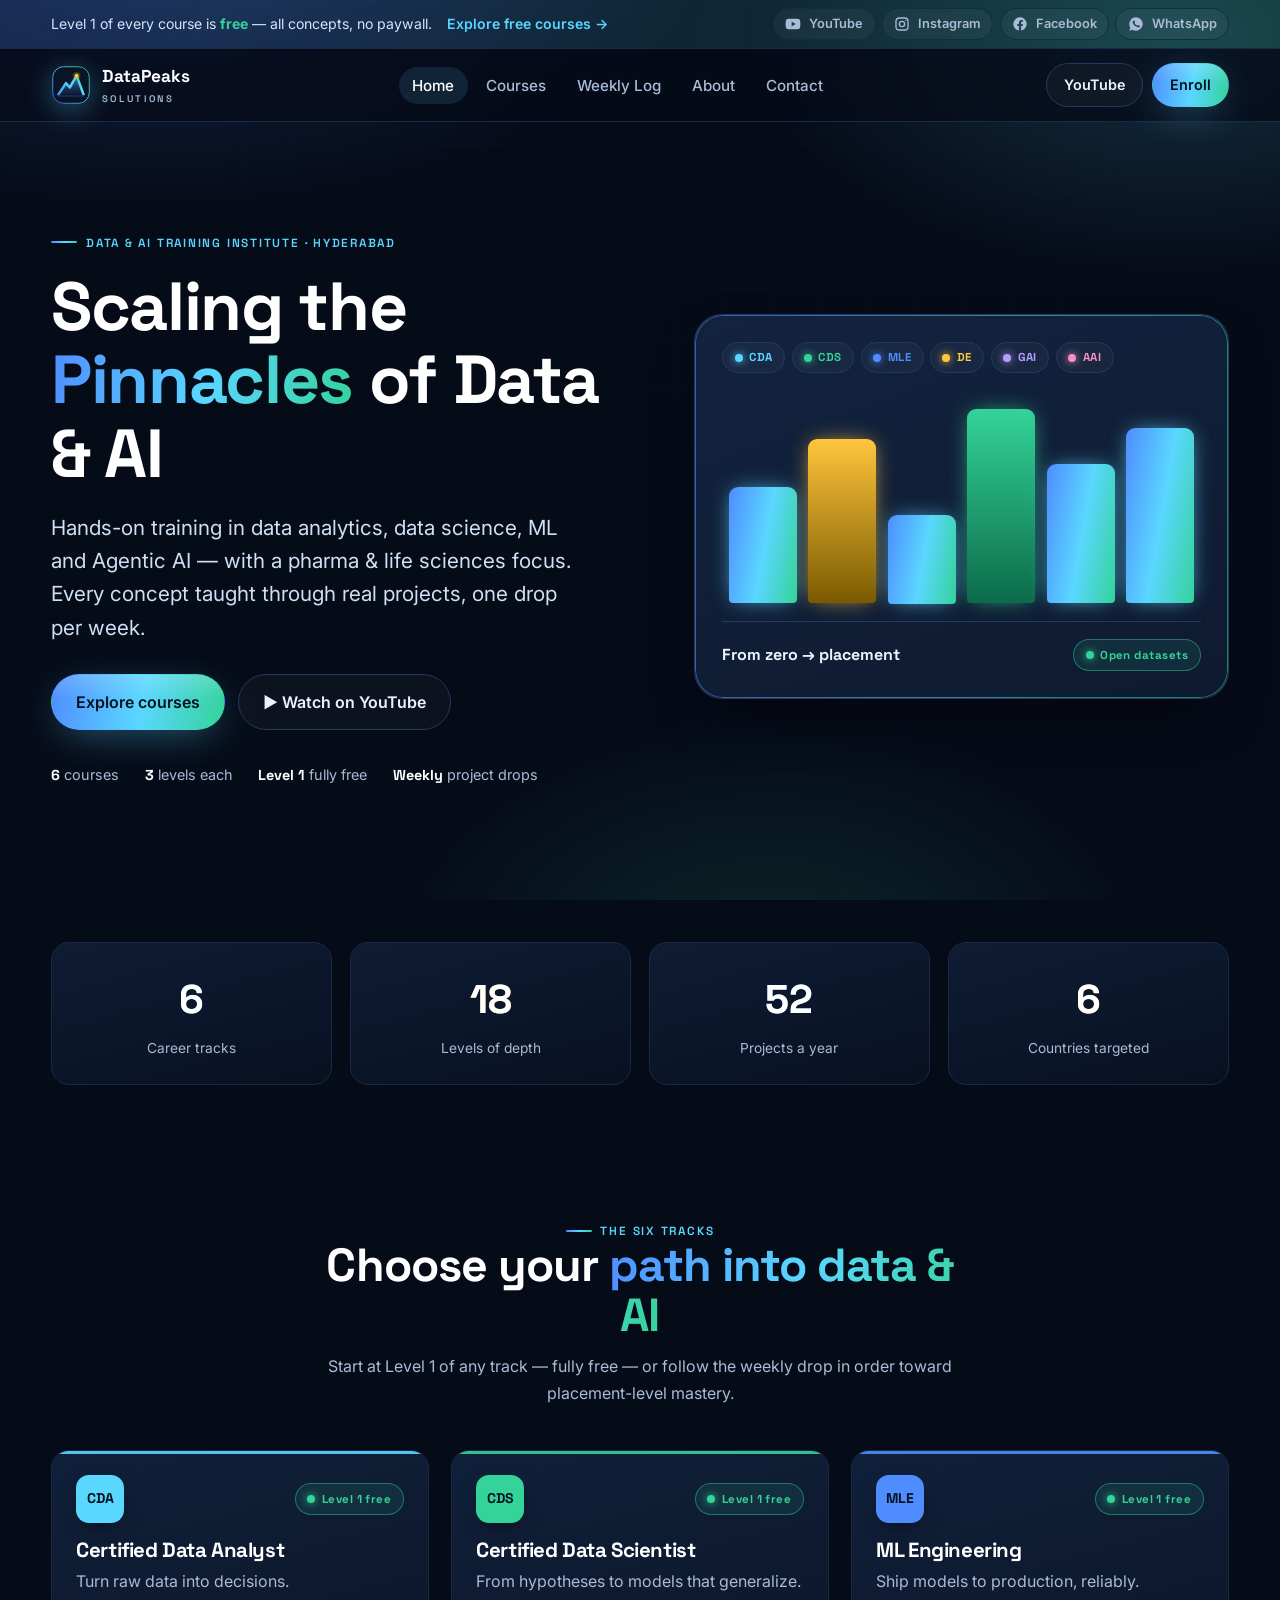
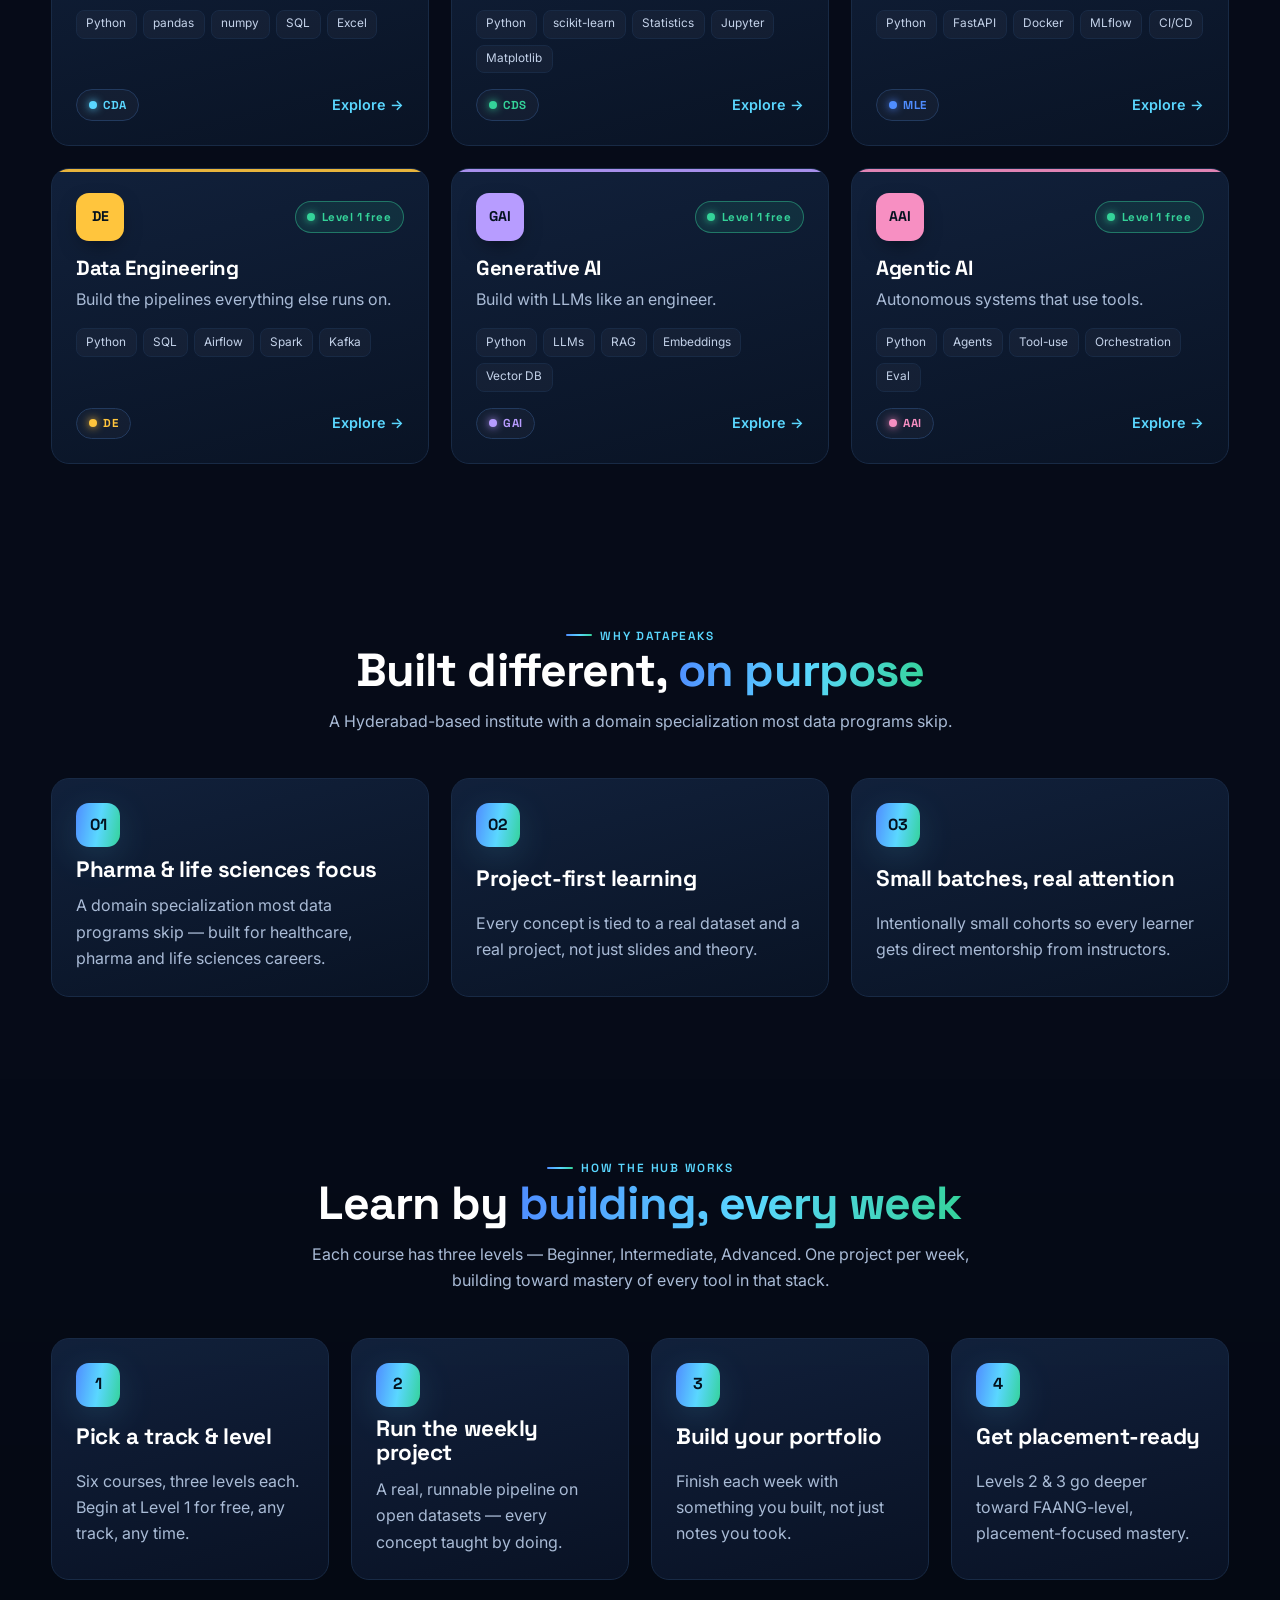
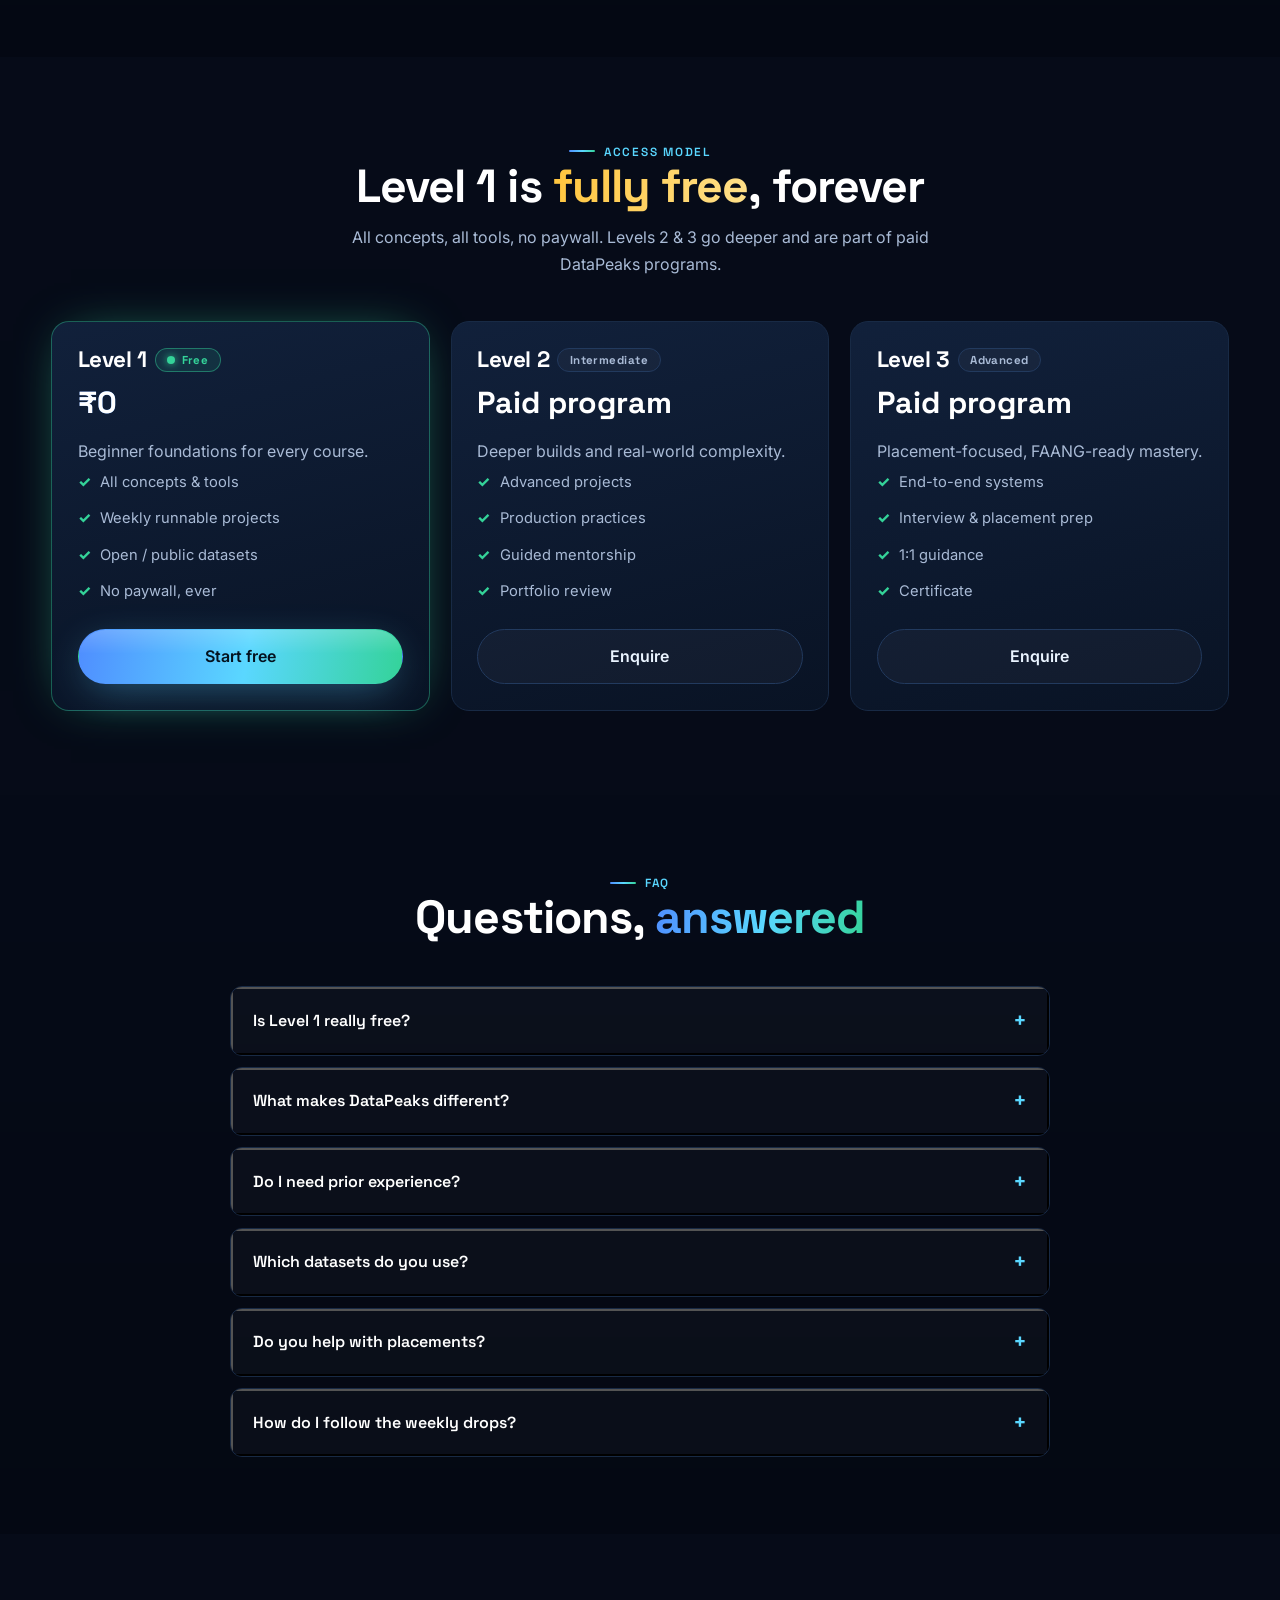
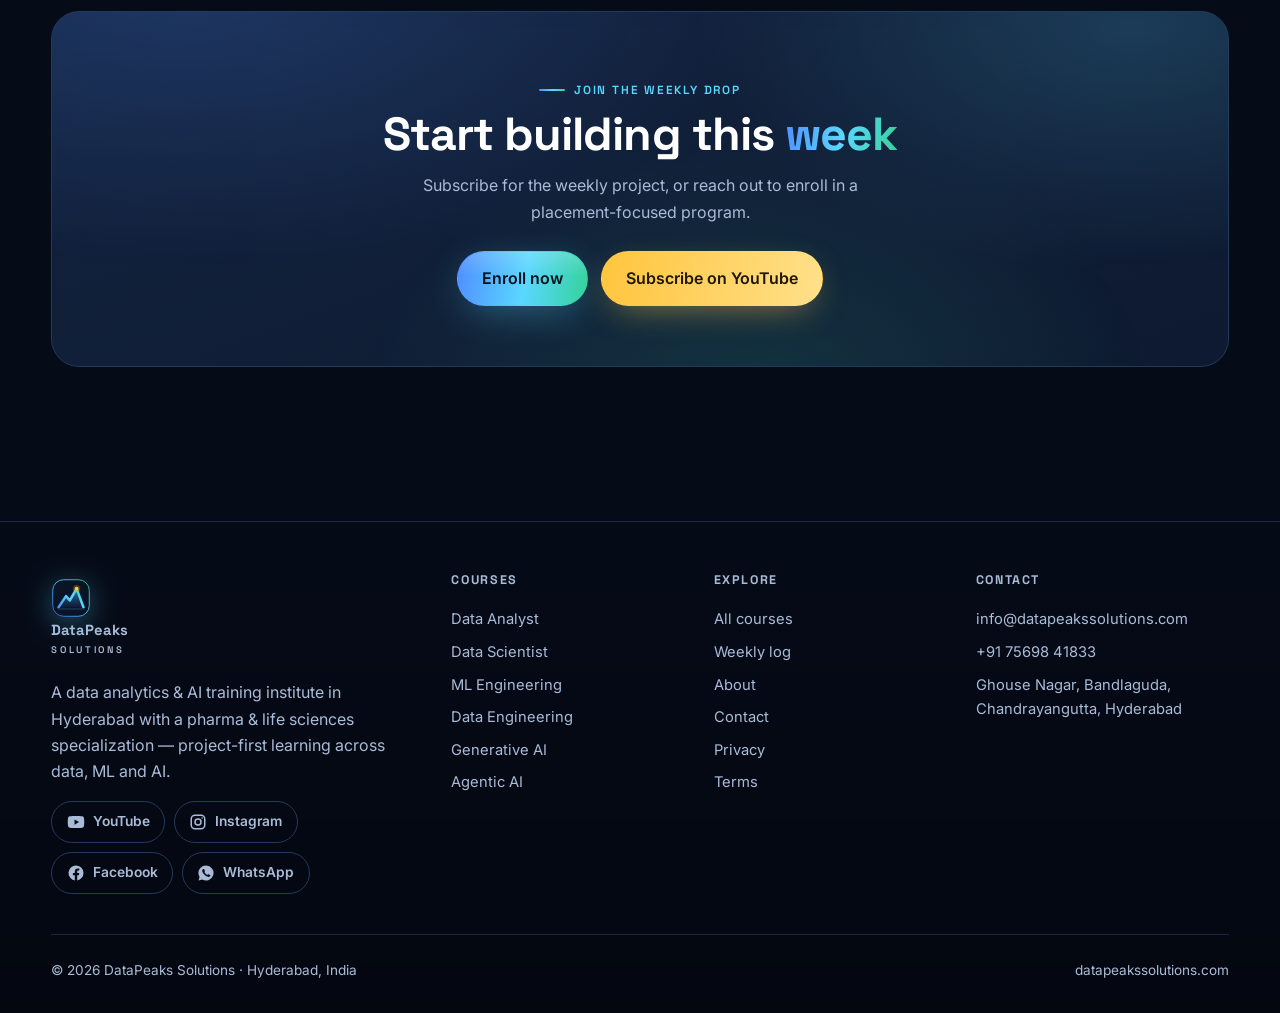
<file: prototype/index.html>
<!DOCTYPE html>
<html lang="en">
<head>
<meta charset="UTF-8">
<meta name="viewport" content="width=device-width, initial-scale=1">
<title>DataPeaks Solutions — Weekly Project-Based Data & AI Learning</title>
<meta name="description" content="DataPeaks Solutions — placement-focused, project-based data & AI training. Six courses, three levels each, one runnable project every week. Level 1 is free.">
<link rel="preconnect" href="https://fonts.googleapis.com">
<link rel="preconnect" href="https://fonts.gstatic.com" crossorigin>
<link href="https://fonts.googleapis.com/css2?family=Inter:wght@400;500;600;700&family=Space+Grotesk:wght@500;600;700&display=swap" rel="stylesheet">
<link rel="canonical" href="https://datapeakssolutions.com/">
<meta name="theme-color" content="#060b18">
<link rel="apple-touch-icon" href="assets/img/apple-touch-icon.png">
<meta property="og:type" content="website">
<meta property="og:site_name" content="DataPeaks Solutions">
<meta property="og:title" content="DataPeaks Solutions — Weekly Project-Based Data &amp; AI Learning">
<meta property="og:description" content="DataPeaks Solutions — placement-focused, project-based data &amp; AI training. Six courses, three levels each, one runnable project every week. Level 1 is free.">
<meta property="og:url" content="https://datapeakssolutions.com/">
<meta property="og:image" content="https://datapeakssolutions.com/assets/img/og-image.png">
<meta property="og:image:width" content="1200">
<meta property="og:image:height" content="630">
<meta name="twitter:card" content="summary_large_image">
<meta name="twitter:title" content="DataPeaks Solutions — Weekly Project-Based Data &amp; AI Learning">
<meta name="twitter:description" content="DataPeaks Solutions — placement-focused, project-based data &amp; AI training. Six courses, three levels each, one runnable project every week. Level 1 is free.">
<meta name="twitter:image" content="https://datapeakssolutions.com/assets/img/og-image.png">
<link rel="stylesheet" href="assets/css/styles.css?v=3">
<link rel="icon" type="image/svg+xml" href="assets/img/favicon.svg">
<script type="application/ld+json">
{
  "@context": "https://schema.org",
  "@type": "EducationalOrganization",
  "name": "DataPeaks Solutions",
  "alternateName": "DataPeaks",
  "url": "https://datapeakssolutions.com/",
  "logo": "https://datapeakssolutions.com/assets/img/logo-mark.svg",
  "image": "https://datapeakssolutions.com/assets/img/og-image.png",
  "description": "Data & AI training institute in Hyderabad with a pharma & life sciences focus. Project-first learning across data analytics, data science, ML, data engineering, Generative AI and Agentic AI. Level 1 free.",
  "email": "info@datapeakssolutions.com",
  "telephone": "+91-75698-41833",
  "address": {
    "@type": "PostalAddress",
    "streetAddress": "Ghouse Nagar, Bandlaguda, Chandrayangutta",
    "addressLocality": "Hyderabad",
    "addressRegion": "Telangana",
    "addressCountry": "IN"
  },
  "sameAs": [
    "https://youtube.com/@datapeakssolutions",
    "https://instagram.com/datapeaks_solutions",
    "https://facebook.com/DatapeaksSolutions",
    "https://whatsapp.com/channel/0029Vb8WGoL0gcfBsEi1in3z"
  ]
}
</script>
</head>
<body>
<a class="skip-link" href="#main">Skip to main content</a>
<div class="announce" role="region" aria-label="Announcement"><div class="container announce-inner"><span class="announce-msg"><span>Level 1 of every course is <strong>free</strong> — all concepts, no paywall.</span><a href="courses.html">Explore free courses <span aria-hidden="true">→</span></a></span><div class="social social--top" data-social-top role="list" aria-label="Follow DataPeaks Solutions on social media"></div></div></div>

<header class="site-header">
  <nav class="nav container" aria-label="Primary">
    <a class="brand" href="index.html"><img class="logo" src="assets/img/logo-mark.svg" alt="DataPeaks Solutions" width="40" height="40"><span class="brand-name">DataPeaks<small>Solutions</small></span></a>
    <ul class="nav-links">
      <li><a href="index.html">Home</a></li>
      <li><a href="courses.html">Courses</a></li>
      <li><a href="weekly-log.html">Weekly Log</a></li>
      <li><a href="about.html">About</a></li>
      <li><a href="contact.html">Contact</a></li>
    </ul>
    <div class="nav-cta">
      <a class="btn btn--ghost btn--sm" href="https://youtube.com/@datapeakssolutions" target="_blank" rel="noopener">YouTube</a>
      <a class="btn btn--primary btn--sm" href="contact.html">Enroll</a>
      <button class="nav-toggle" aria-label="Menu" aria-expanded="false"><span></span></button>
    </div>
  </nav>
</header>

<main id="main">
  <!-- HERO -->
  <section class="hero">
    <div class="container hero-grid">
      <div>
        <span class="eyebrow">Data &amp; AI training institute · Hyderabad</span>
        <h1>Scaling the <span class="gradient-text">Pinnacles</span> of Data &amp; AI</h1>
        <p class="lead">Hands-on training in data analytics, data science, ML and Agentic AI — with a pharma &amp; life sciences focus. Every concept taught through real projects, one drop per week.</p>
        <div class="hero-actions">
          <a class="btn btn--primary" href="courses.html">Explore courses</a>
          <a class="btn btn--ghost" href="https://youtube.com/@datapeakssolutions" target="_blank" rel="noopener">▶ Watch on YouTube</a>
        </div>
        <div class="hero-meta">
          <span><strong>6</strong> courses</span>
          <span><strong>3</strong> levels each</span>
          <span><strong>Level 1</strong> fully free</span>
          <span><strong>Weekly</strong> project drops</span>
        </div>
      </div>
      <div class="hero-card">
        <div class="chip-row">
          <span class="badge badge--cda"><span class="dot"></span>CDA</span>
          <span class="badge badge--cds"><span class="dot"></span>CDS</span>
          <span class="badge badge--mle"><span class="dot"></span>MLE</span>
          <span class="badge badge--de"><span class="dot"></span>DE</span>
          <span class="badge badge--gai"><span class="dot"></span>GAI</span>
          <span class="badge badge--aai"><span class="dot"></span>AAI</span>
        </div>
        <div class="bars" aria-hidden="true">
          <span class="bar" style="height:55%"></span>
          <span class="bar" style="height:78%"></span>
          <span class="bar" style="height:42%"></span>
          <span class="bar" style="height:92%"></span>
          <span class="bar" style="height:66%"></span>
          <span class="bar" style="height:83%"></span>
        </div>
        <div class="hero-card-foot">
          <span style="font-family:var(--font-head);font-weight:700">From zero → placement</span>
          <span class="badge badge--free"><span class="dot"></span>Open datasets</span>
        </div>
      </div>
    </div>
  </section>

  <!-- STATS -->
  <section class="section--tight">
    <div class="container stats">
      <div class="stat reveal"><div class="n gradient-text">6</div><div class="l">Career tracks</div></div>
      <div class="stat reveal"><div class="n gold-text">18</div><div class="l">Levels of depth</div></div>
      <div class="stat reveal"><div class="n gradient-text">52</div><div class="l">Projects a year</div></div>
      <div class="stat reveal"><div class="n gold-text">6</div><div class="l">Countries targeted</div></div>
    </div>
  </section>

  <!-- COURSES -->
  <section class="section" id="courses">
    <div class="container">
      <div class="section-head center">
        <span class="eyebrow">The six tracks</span>
        <h2>Choose your <span class="gradient-text">path into data &amp; AI</span></h2>
        <p>Start at Level 1 of any track — fully free — or follow the weekly drop in order toward placement-level mastery.</p>
      </div>
      <div class="grid" data-course-grid style="grid-template-columns:repeat(auto-fit,minmax(280px,1fr))"></div>
    </div>
  </section>

  <!-- WHY DATAPEAKS -->
  <section class="section" id="why">
    <div class="container">
      <div class="section-head center">
        <span class="eyebrow">Why DataPeaks</span>
        <h2>Built different, <span class="gradient-text">on purpose</span></h2>
        <p>A Hyderabad-based institute with a domain specialization most data programs skip.</p>
      </div>
      <div class="grid" style="grid-template-columns:repeat(auto-fit,minmax(260px,1fr))">
        <div class="card feature reveal"><div class="num-badge">01</div><h3>Pharma &amp; life sciences focus</h3><p>A domain specialization most data programs skip — built for healthcare, pharma and life sciences careers.</p></div>
        <div class="card feature reveal"><div class="num-badge">02</div><h3>Project-first learning</h3><p>Every concept is tied to a real dataset and a real project, not just slides and theory.</p></div>
        <div class="card feature reveal"><div class="num-badge">03</div><h3>Small batches, real attention</h3><p>Intentionally small cohorts so every learner gets direct mentorship from instructors.</p></div>
      </div>
    </div>
  </section>

  <!-- HOW IT WORKS -->
  <section class="section" style="background:linear-gradient(180deg,transparent,rgba(0,0,0,.2))">
    <div class="container">
      <div class="section-head center">
        <span class="eyebrow">How the hub works</span>
        <h2>Learn by <span class="gradient-text">building, every week</span></h2>
        <p>Each course has three levels — Beginner, Intermediate, Advanced. One project per week, building toward mastery of every tool in that stack.</p>
      </div>
      <div class="grid" style="grid-template-columns:repeat(auto-fit,minmax(240px,1fr))">
        <div class="card feature reveal"><div class="num-badge">1</div><h3>Pick a track &amp; level</h3><p>Six courses, three levels each. Begin at Level 1 for free, any track, any time.</p></div>
        <div class="card feature reveal"><div class="num-badge">2</div><h3>Run the weekly project</h3><p>A real, runnable pipeline on open datasets — every concept taught by doing.</p></div>
        <div class="card feature reveal"><div class="num-badge">3</div><h3>Build your portfolio</h3><p>Finish each week with something you built, not just notes you took.</p></div>
        <div class="card feature reveal"><div class="num-badge">4</div><h3>Get placement-ready</h3><p>Levels 2 &amp; 3 go deeper toward FAANG-level, placement-focused mastery.</p></div>
      </div>
    </div>
  </section>

  <!-- ACCESS MODEL -->
  <section class="section" id="access">
    <div class="container">
      <div class="section-head center">
        <span class="eyebrow">Access model</span>
        <h2>Level 1 is <span class="gold-text">fully free</span>, forever</h2>
        <p>All concepts, all tools, no paywall. Levels 2 &amp; 3 go deeper and are part of paid DataPeaks programs.</p>
      </div>
      <div class="access-grid">
        <div class="access-card is-free reveal">
          <h3>Level 1 <span class="badge badge--free"><span class="dot"></span>Free</span></h3>
          <div class="price gradient-text">₹0</div>
          <p>Beginner foundations for every course.</p>
          <ul class="check-list">
            <li>All concepts &amp; tools</li>
            <li>Weekly runnable projects</li>
            <li>Open / public datasets</li>
            <li>No paywall, ever</li>
          </ul>
          <a class="btn btn--primary btn--block" href="courses.html" style="margin-top:1.2rem">Start free</a>
        </div>
        <div class="access-card reveal">
          <h3>Level 2 <span class="badge">Intermediate</span></h3>
          <div class="price">Paid program</div>
          <p>Deeper builds and real-world complexity.</p>
          <ul class="check-list">
            <li>Advanced projects</li>
            <li>Production practices</li>
            <li>Guided mentorship</li>
            <li>Portfolio review</li>
          </ul>
          <a class="btn btn--ghost btn--block" href="contact.html" style="margin-top:1.2rem">Enquire</a>
        </div>
        <div class="access-card reveal">
          <h3>Level 3 <span class="badge">Advanced</span></h3>
          <div class="price">Paid program</div>
          <p>Placement-focused, FAANG-ready mastery.</p>
          <ul class="check-list">
            <li>End-to-end systems</li>
            <li>Interview &amp; placement prep</li>
            <li>1:1 guidance</li>
            <li>Certificate</li>
          </ul>
          <a class="btn btn--ghost btn--block" href="contact.html" style="margin-top:1.2rem">Enquire</a>
        </div>
      </div>
    </div>
  </section>

  <!-- FAQ -->
  <section class="section" style="background:linear-gradient(180deg,transparent,rgba(0,0,0,.2))">
    <div class="container" style="max-width:820px">
      <div class="section-head center">
        <span class="eyebrow">FAQ</span>
        <h2>Questions, <span class="gradient-text">answered</span></h2>
      </div>
      <div class="accordion" data-accordion></div>
    </div>
  </section>

  <!-- CTA -->
  <section class="section">
    <div class="container">
      <div class="cta-band">
        <span class="eyebrow" style="justify-content:center">Join the weekly drop</span>
        <h2 style="margin-top:.6rem">Start building this <span class="gradient-text">week</span></h2>
        <p style="max-width:52ch;margin:.8rem auto 0">Subscribe for the weekly project, or reach out to enroll in a placement-focused program.</p>
        <div class="hero-actions" style="justify-content:center;margin-top:1.6rem">
          <a class="btn btn--primary" href="contact.html">Enroll now</a>
          <a class="btn btn--gold" href="https://youtube.com/@datapeakssolutions" target="_blank" rel="noopener">Subscribe on YouTube</a>
        </div>
      </div>
    </div>
  </section>
</main>

<!--#include footer -->
<footer class="site-footer">
  <div class="container">
    <div class="footer-grid">
      <div>
        <a class="brand" href="index.html"><img class="logo" src="assets/img/logo-mark.svg" alt="DataPeaks Solutions" width="40" height="40"><span class="brand-name">DataPeaks<small>Solutions</small></span></a>
        <p style="margin-top:1rem;max-width:34ch">A data analytics &amp; AI training institute in Hyderabad with a pharma &amp; life sciences specialization — project-first learning across data, ML and AI.</p>
        <div class="social" data-social role="list"></div>
      </div>
      <div>
        <h4>Courses</h4>
        <a href="course.html?c=cda">Data Analyst</a>
        <a href="course.html?c=cds">Data Scientist</a>
        <a href="course.html?c=mle">ML Engineering</a>
        <a href="course.html?c=de">Data Engineering</a>
        <a href="course.html?c=genai">Generative AI</a>
        <a href="course.html?c=agentic">Agentic AI</a>
      </div>
      <div>
        <h4>Explore</h4>
        <a href="courses.html">All courses</a>
        <a href="weekly-log.html">Weekly log</a>
        <a href="about.html">About</a>
        <a href="contact.html">Contact</a>
        <a href="privacy.html">Privacy</a>
        <a href="terms.html">Terms</a>
      </div>
      <div>
        <h4>Contact</h4>
        <a href="mailto:info@datapeakssolutions.com">info@datapeakssolutions.com</a>
        <a href="https://wa.me/917569841833" target="_blank" rel="noopener">+91 75698 41833</a>
        <a href="https://maps.google.com/?q=Bandlaguda+Chandrayangutta+Hyderabad" target="_blank" rel="noopener">Ghouse Nagar, Bandlaguda,<br>Chandrayangutta, Hyderabad</a>
      </div>
    </div>
    <div class="footer-bottom">
      <span>© <span data-year></span> DataPeaks Solutions · Hyderabad, India</span>
      <span>datapeakssolutions.com</span>
    </div>
  </div>
</footer>

<script src="assets/js/data.js?v=3"></script>
<script src="assets/js/main.js?v=3"></script>
</body>
</html>
</file>
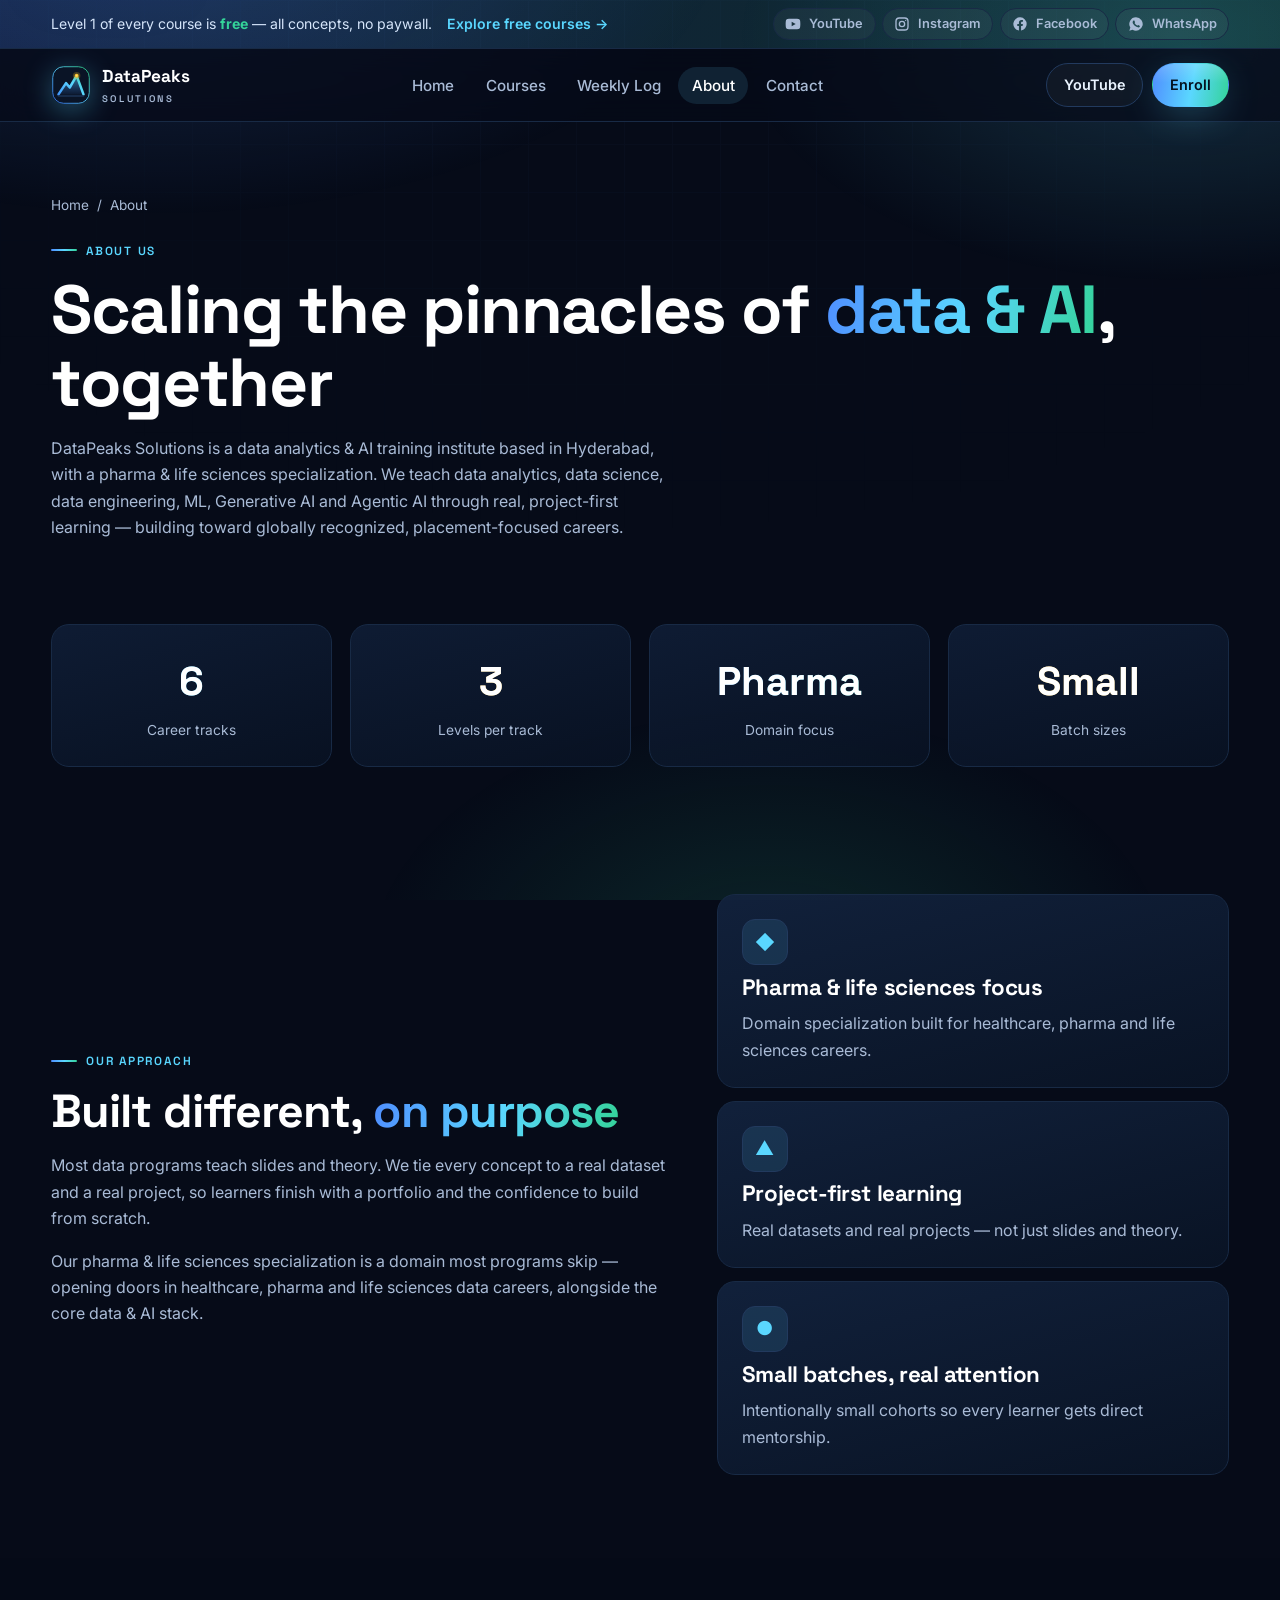
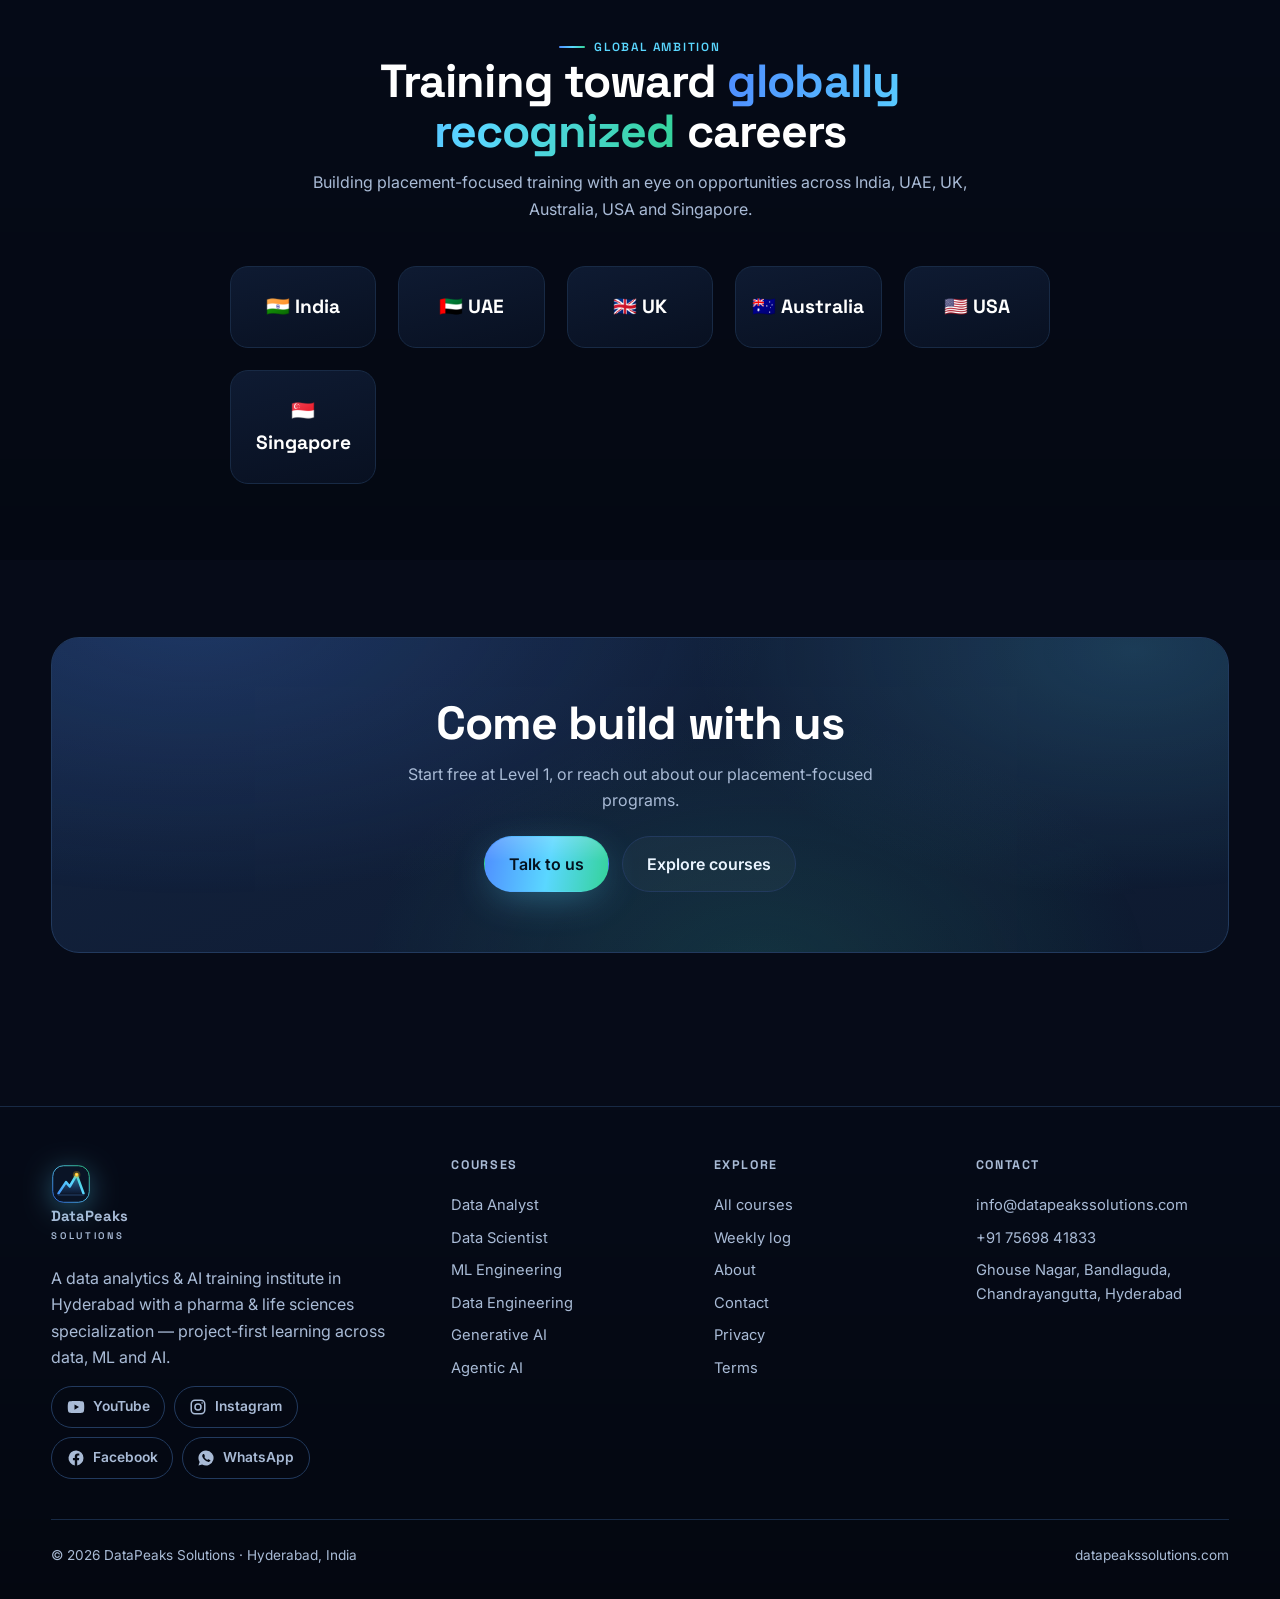
<file: prototype/about.html>
<!DOCTYPE html>
<html lang="en">
<head>
<meta charset="UTF-8">
<meta name="viewport" content="width=device-width, initial-scale=1">
<title>About — DataPeaks Solutions</title>
<meta name="description" content="DataPeaks Solutions is a Hyderabad-based data & AI training institute with a pharma & life sciences focus, project-first learning and small cohorts.">
<link rel="preconnect" href="https://fonts.googleapis.com">
<link rel="preconnect" href="https://fonts.gstatic.com" crossorigin>
<link href="https://fonts.googleapis.com/css2?family=Inter:wght@400;500;600;700&family=Space+Grotesk:wght@500;600;700&display=swap" rel="stylesheet">
<link rel="canonical" href="https://datapeakssolutions.com/about.html">
<meta name="theme-color" content="#060b18">
<link rel="apple-touch-icon" href="assets/img/apple-touch-icon.png">
<meta property="og:type" content="website">
<meta property="og:site_name" content="DataPeaks Solutions">
<meta property="og:title" content="About — DataPeaks Solutions">
<meta property="og:description" content="DataPeaks Solutions is a Hyderabad-based data &amp; AI training institute with a pharma &amp; life sciences focus, project-first learning and small cohorts.">
<meta property="og:url" content="https://datapeakssolutions.com/about.html">
<meta property="og:image" content="https://datapeakssolutions.com/assets/img/og-image.png">
<meta property="og:image:width" content="1200">
<meta property="og:image:height" content="630">
<meta name="twitter:card" content="summary_large_image">
<meta name="twitter:title" content="About — DataPeaks Solutions">
<meta name="twitter:description" content="DataPeaks Solutions is a Hyderabad-based data &amp; AI training institute with a pharma &amp; life sciences focus, project-first learning and small cohorts.">
<meta name="twitter:image" content="https://datapeakssolutions.com/assets/img/og-image.png">
<link rel="stylesheet" href="assets/css/styles.css?v=3">
<link rel="icon" type="image/svg+xml" href="assets/img/favicon.svg">
</head>
<body>
<a class="skip-link" href="#main">Skip to main content</a>
<div class="announce" role="region" aria-label="Announcement"><div class="container announce-inner"><span class="announce-msg"><span>Level 1 of every course is <strong>free</strong> — all concepts, no paywall.</span><a href="courses.html">Explore free courses <span aria-hidden="true">→</span></a></span><div class="social social--top" data-social-top role="list" aria-label="Follow DataPeaks Solutions on social media"></div></div></div>
<header class="site-header">
  <nav class="nav container" aria-label="Primary">
    <a class="brand" href="index.html"><img class="logo" src="assets/img/logo-mark.svg" alt="DataPeaks Solutions" width="40" height="40"><span class="brand-name">DataPeaks<small>Solutions</small></span></a>
    <ul class="nav-links">
      <li><a href="index.html">Home</a></li>
      <li><a href="courses.html">Courses</a></li>
      <li><a href="weekly-log.html">Weekly Log</a></li>
      <li><a href="about.html">About</a></li>
      <li><a href="contact.html">Contact</a></li>
    </ul>
    <div class="nav-cta">
      <a class="btn btn--ghost btn--sm" href="https://youtube.com/@datapeakssolutions" target="_blank" rel="noopener">YouTube</a>
      <a class="btn btn--primary btn--sm" href="contact.html">Enroll</a>
      <button class="nav-toggle" aria-label="Menu" aria-expanded="false"><span></span></button>
    </div>
  </nav>
</header>

<main id="main">
  <section class="page-hero">
    <div class="container">
      <div class="crumb"><a href="index.html">Home</a> <span>/</span> <span>About</span></div>
      <span class="eyebrow">About us</span>
      <h1>Scaling the pinnacles of <span class="gradient-text">data &amp; AI</span>, together</h1>
      <p>DataPeaks Solutions is a data analytics &amp; AI training institute based in Hyderabad, with a pharma &amp; life sciences specialization. We teach data analytics, data science, data engineering, ML, Generative AI and Agentic AI through real, project-first learning — building toward globally recognized, placement-focused careers.</p>
    </div>
  </section>

  <section class="section--tight">
    <div class="container stats">
      <div class="stat reveal"><div class="n gradient-text">6</div><div class="l">Career tracks</div></div>
      <div class="stat reveal"><div class="n gold-text">3</div><div class="l">Levels per track</div></div>
      <div class="stat reveal"><div class="n gradient-text">Pharma</div><div class="l">Domain focus</div></div>
      <div class="stat reveal"><div class="n gold-text">Small</div><div class="l">Batch sizes</div></div>
    </div>
  </section>

  <section class="section">
    <div class="container">
      <div class="grid" style="grid-template-columns:1.1fr .9fr;gap:2.5rem;align-items:center">
        <div class="stack reveal">
          <span class="eyebrow">Our approach</span>
          <h2>Built different, <span class="gradient-text">on purpose</span></h2>
          <p>Most data programs teach slides and theory. We tie every concept to a real dataset and a real project, so learners finish with a portfolio and the confidence to build from scratch.</p>
          <p>Our pharma &amp; life sciences specialization is a domain most programs skip — opening doors in healthcare, pharma and life sciences data careers, alongside the core data &amp; AI stack.</p>
        </div>
        <div class="grid reveal" style="gap:.8rem">
          <div class="card feature"><div class="ic">◆</div><h3>Pharma &amp; life sciences focus</h3><p>Domain specialization built for healthcare, pharma and life sciences careers.</p></div>
          <div class="card feature"><div class="ic">▲</div><h3>Project-first learning</h3><p>Real datasets and real projects — not just slides and theory.</p></div>
          <div class="card feature"><div class="ic">●</div><h3>Small batches, real attention</h3><p>Intentionally small cohorts so every learner gets direct mentorship.</p></div>
        </div>
      </div>
    </div>
  </section>

  <section class="section" style="background:linear-gradient(180deg,transparent,rgba(0,0,0,.2))">
    <div class="container">
      <div class="section-head center">
        <span class="eyebrow">Global ambition</span>
        <h2>Training toward <span class="gradient-text">globally recognized</span> careers</h2>
        <p>Building placement-focused training with an eye on opportunities across India, UAE, UK, Australia, USA and Singapore.</p>
      </div>
      <div class="grid" style="grid-template-columns:repeat(auto-fit,minmax(120px,1fr));max-width:820px;margin-inline:auto">
        <div class="stat reveal"><div class="n" style="font-size:1.2rem">🇮🇳 India</div></div>
        <div class="stat reveal"><div class="n" style="font-size:1.2rem">🇦🇪 UAE</div></div>
        <div class="stat reveal"><div class="n" style="font-size:1.2rem">🇬🇧 UK</div></div>
        <div class="stat reveal"><div class="n" style="font-size:1.2rem">🇦🇺 Australia</div></div>
        <div class="stat reveal"><div class="n" style="font-size:1.2rem">🇺🇸 USA</div></div>
        <div class="stat reveal"><div class="n" style="font-size:1.2rem">🇸🇬 Singapore</div></div>
      </div>
    </div>
  </section>

  <section class="section">
    <div class="container">
      <div class="cta-band">
        <h2>Come build with us</h2>
        <p style="max-width:48ch;margin:.8rem auto 0">Start free at Level 1, or reach out about our placement-focused programs.</p>
        <div class="hero-actions" style="justify-content:center;margin-top:1.4rem">
          <a class="btn btn--primary" href="contact.html">Talk to us</a>
          <a class="btn btn--ghost" href="courses.html">Explore courses</a>
        </div>
      </div>
    </div>
  </section>
</main>

<footer class="site-footer">
  <div class="container">
    <div class="footer-grid">
      <div>
        <a class="brand" href="index.html"><img class="logo" src="assets/img/logo-mark.svg" alt="DataPeaks Solutions" width="40" height="40"><span class="brand-name">DataPeaks<small>Solutions</small></span></a>
        <p style="margin-top:1rem;max-width:34ch">A data analytics &amp; AI training institute in Hyderabad with a pharma &amp; life sciences specialization — project-first learning across data, ML and AI.</p>
        <div class="social" data-social role="list"></div>
      </div>
      <div><h4>Courses</h4>
        <a href="course.html?c=cda">Data Analyst</a><a href="course.html?c=cds">Data Scientist</a>
        <a href="course.html?c=mle">ML Engineering</a><a href="course.html?c=de">Data Engineering</a>
        <a href="course.html?c=genai">Generative AI</a><a href="course.html?c=agentic">Agentic AI</a>
      </div>
      <div><h4>Explore</h4>
        <a href="courses.html">All courses</a><a href="weekly-log.html">Weekly log</a>
        <a href="about.html">About</a><a href="contact.html">Contact</a>
        <a href="privacy.html">Privacy</a><a href="terms.html">Terms</a>
      </div>
      <div><h4>Contact</h4>
        <a href="mailto:info@datapeakssolutions.com">info@datapeakssolutions.com</a>
        <a href="https://wa.me/917569841833" target="_blank" rel="noopener">+91 75698 41833</a>
        <a href="https://maps.google.com/?q=Bandlaguda+Chandrayangutta+Hyderabad" target="_blank" rel="noopener">Ghouse Nagar, Bandlaguda,<br>Chandrayangutta, Hyderabad</a>
      </div>
    </div>
    <div class="footer-bottom"><span>© <span data-year></span> DataPeaks Solutions · Hyderabad, India</span><span>datapeakssolutions.com</span></div>
  </div>
</footer>

<script src="assets/js/data.js?v=3"></script>
<script src="assets/js/main.js?v=3"></script>
</body>
</html>
</file>
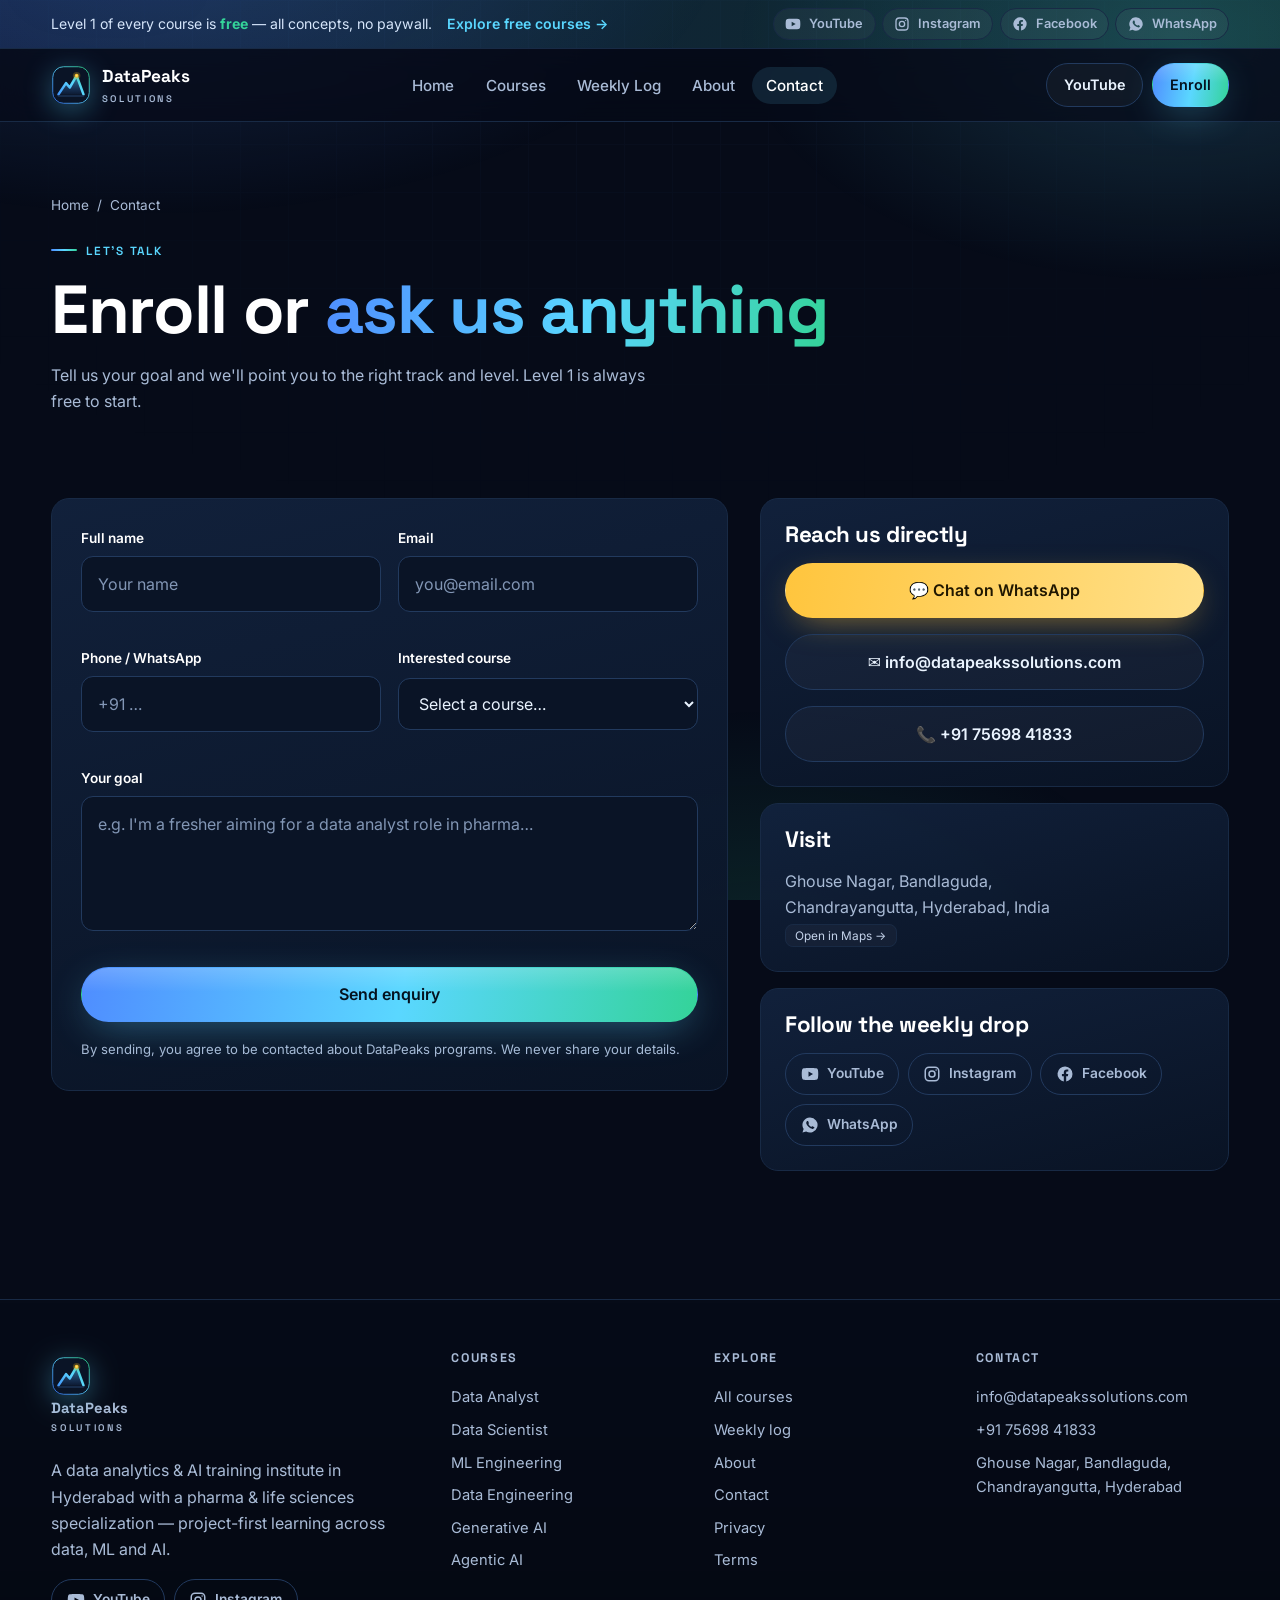
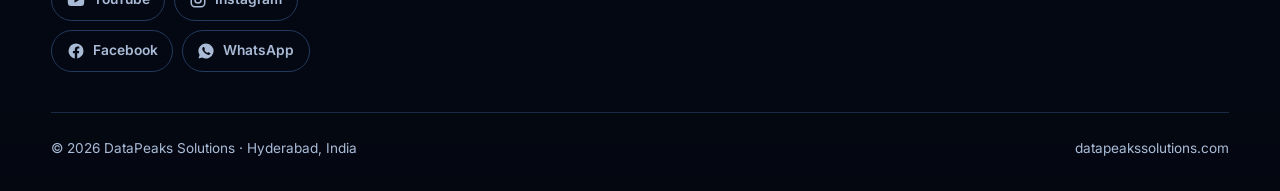
<file: prototype/contact.html>
<!DOCTYPE html>
<html lang="en">
<head>
<meta charset="UTF-8">
<meta name="viewport" content="width=device-width, initial-scale=1">
<title>Contact &amp; Enroll — DataPeaks Solutions</title>
<meta name="description" content="Enquire about DataPeaks Solutions courses — Hyderabad-based data & AI training. Email, WhatsApp or send an enquiry.">
<link rel="preconnect" href="https://fonts.googleapis.com">
<link rel="preconnect" href="https://fonts.gstatic.com" crossorigin>
<link href="https://fonts.googleapis.com/css2?family=Inter:wght@400;500;600;700&family=Space+Grotesk:wght@500;600;700&display=swap" rel="stylesheet">
<link rel="canonical" href="https://datapeakssolutions.com/contact.html">
<meta name="theme-color" content="#060b18">
<link rel="apple-touch-icon" href="assets/img/apple-touch-icon.png">
<meta property="og:type" content="website">
<meta property="og:site_name" content="DataPeaks Solutions">
<meta property="og:title" content="Contact &amp;amp; Enroll — DataPeaks Solutions">
<meta property="og:description" content="Enquire about DataPeaks Solutions courses — Hyderabad-based data &amp; AI training. Email, WhatsApp or send an enquiry.">
<meta property="og:url" content="https://datapeakssolutions.com/contact.html">
<meta property="og:image" content="https://datapeakssolutions.com/assets/img/og-image.png">
<meta property="og:image:width" content="1200">
<meta property="og:image:height" content="630">
<meta name="twitter:card" content="summary_large_image">
<meta name="twitter:title" content="Contact &amp;amp; Enroll — DataPeaks Solutions">
<meta name="twitter:description" content="Enquire about DataPeaks Solutions courses — Hyderabad-based data &amp; AI training. Email, WhatsApp or send an enquiry.">
<meta name="twitter:image" content="https://datapeakssolutions.com/assets/img/og-image.png">
<link rel="stylesheet" href="assets/css/styles.css?v=3">
<link rel="icon" type="image/svg+xml" href="assets/img/favicon.svg">
</head>
<body>
<a class="skip-link" href="#main">Skip to main content</a>
<div class="announce" role="region" aria-label="Announcement"><div class="container announce-inner"><span class="announce-msg"><span>Level 1 of every course is <strong>free</strong> — all concepts, no paywall.</span><a href="courses.html">Explore free courses <span aria-hidden="true">→</span></a></span><div class="social social--top" data-social-top role="list" aria-label="Follow DataPeaks Solutions on social media"></div></div></div>
<header class="site-header">
  <nav class="nav container" aria-label="Primary">
    <a class="brand" href="index.html"><img class="logo" src="assets/img/logo-mark.svg" alt="DataPeaks Solutions" width="40" height="40"><span class="brand-name">DataPeaks<small>Solutions</small></span></a>
    <ul class="nav-links">
      <li><a href="index.html">Home</a></li>
      <li><a href="courses.html">Courses</a></li>
      <li><a href="weekly-log.html">Weekly Log</a></li>
      <li><a href="about.html">About</a></li>
      <li><a href="contact.html">Contact</a></li>
    </ul>
    <div class="nav-cta">
      <a class="btn btn--ghost btn--sm" href="https://youtube.com/@datapeakssolutions" target="_blank" rel="noopener">YouTube</a>
      <a class="btn btn--primary btn--sm" href="contact.html">Enroll</a>
      <button class="nav-toggle" aria-label="Menu" aria-expanded="false"><span></span></button>
    </div>
  </nav>
</header>

<main id="main">
  <section class="page-hero">
    <div class="container">
      <div class="crumb"><a href="index.html">Home</a> <span>/</span> <span>Contact</span></div>
      <span class="eyebrow">Let's talk</span>
      <h1>Enroll or <span class="gradient-text">ask us anything</span></h1>
      <p>Tell us your goal and we'll point you to the right track and level. Level 1 is always free to start.</p>
    </div>
  </section>

  <section class="section--tight">
    <div class="container">
      <div class="grid" style="grid-template-columns:1.3fr .9fr;gap:2rem;align-items:start">
        <!-- FORM -->
        <div class="card" style="padding:1.8rem">
          <div class="form-success" data-form-success role="status" aria-live="polite">✓ Thanks! Your enquiry has been noted. We'll be in touch shortly. <em style="color:var(--muted)">(Prototype: this is a demo confirmation — no data is sent yet.)</em></div>
          <form class="form" data-contact-form novalidate>
            <div class="form-two">
              <div class="field">
                <label for="name">Full name</label>
                <input id="name" name="name" type="text" placeholder="Your name" autocomplete="name">
                <span class="err"></span>
              </div>
              <div class="field">
                <label for="email">Email</label>
                <input id="email" name="email" type="email" placeholder="you@email.com" autocomplete="email">
                <span class="err"></span>
              </div>
            </div>
            <div class="form-two">
              <div class="field">
                <label for="phone">Phone / WhatsApp</label>
                <input id="phone" name="phone" type="tel" placeholder="+91 …" autocomplete="tel">
                <span class="err"></span>
              </div>
              <div class="field">
                <label for="course">Interested course</label>
                <select id="course" name="course">
                  <option value="">Select a course…</option>
                </select>
                <span class="err"></span>
              </div>
            </div>
            <div class="field">
              <label for="message">Your goal</label>
              <textarea id="message" name="message" rows="4" placeholder="e.g. I'm a fresher aiming for a data analyst role in pharma…"></textarea>
              <span class="err"></span>
            </div>
            <button class="btn btn--primary btn--block" type="submit">Send enquiry</button>
            <p class="form-note">By sending, you agree to be contacted about DataPeaks programs. We never share your details.</p>
          </form>
        </div>

        <!-- CONTACT DETAILS -->
        <aside class="stack">
          <div class="card stack">
            <h3>Reach us directly</h3>
            <a class="btn btn--gold btn--block" href="https://wa.me/917569841833?text=Hi%20DataPeaks%2C%20I%27m%20interested%20in%20your%20courses!" target="_blank" rel="noopener">💬 Chat on WhatsApp</a>
            <a class="btn btn--ghost btn--block" href="mailto:info@datapeakssolutions.com">✉ info@datapeakssolutions.com</a>
            <a class="btn btn--ghost btn--block" href="tel:+917569841833">📞 +91 75698 41833</a>
          </div>
          <div class="card stack">
            <h3>Visit</h3>
            <p>Ghouse Nagar, Bandlaguda,<br>Chandrayangutta, Hyderabad, India</p>
            <a class="tag" href="https://maps.google.com/?q=Bandlaguda+Chandrayangutta+Hyderabad" target="_blank" rel="noopener">Open in Maps →</a>
          </div>
          <div class="card stack">
            <h3>Follow the weekly drop</h3>
            <div class="social" data-social role="list"></div>
          </div>
        </aside>
      </div>
    </div>
  </section>
</main>

<footer class="site-footer">
  <div class="container">
    <div class="footer-grid">
      <div>
        <a class="brand" href="index.html"><img class="logo" src="assets/img/logo-mark.svg" alt="DataPeaks Solutions" width="40" height="40"><span class="brand-name">DataPeaks<small>Solutions</small></span></a>
        <p style="margin-top:1rem;max-width:34ch">A data analytics &amp; AI training institute in Hyderabad with a pharma &amp; life sciences specialization — project-first learning across data, ML and AI.</p>
        <div class="social" data-social role="list"></div>
      </div>
      <div><h4>Courses</h4>
        <a href="course.html?c=cda">Data Analyst</a><a href="course.html?c=cds">Data Scientist</a>
        <a href="course.html?c=mle">ML Engineering</a><a href="course.html?c=de">Data Engineering</a>
        <a href="course.html?c=genai">Generative AI</a><a href="course.html?c=agentic">Agentic AI</a>
      </div>
      <div><h4>Explore</h4>
        <a href="courses.html">All courses</a><a href="weekly-log.html">Weekly log</a>
        <a href="about.html">About</a><a href="contact.html">Contact</a>
        <a href="privacy.html">Privacy</a><a href="terms.html">Terms</a>
      </div>
      <div><h4>Contact</h4>
        <a href="mailto:info@datapeakssolutions.com">info@datapeakssolutions.com</a>
        <a href="https://wa.me/917569841833" target="_blank" rel="noopener">+91 75698 41833</a>
        <a href="https://maps.google.com/?q=Bandlaguda+Chandrayangutta+Hyderabad" target="_blank" rel="noopener">Ghouse Nagar, Bandlaguda,<br>Chandrayangutta, Hyderabad</a>
      </div>
    </div>
    <div class="footer-bottom"><span>© <span data-year></span> DataPeaks Solutions · Hyderabad, India</span><span>datapeakssolutions.com</span></div>
  </div>
</footer>

<script src="assets/js/data.js?v=3"></script>
<script src="assets/js/main.js?v=3"></script>
</body>
</html>
</file>
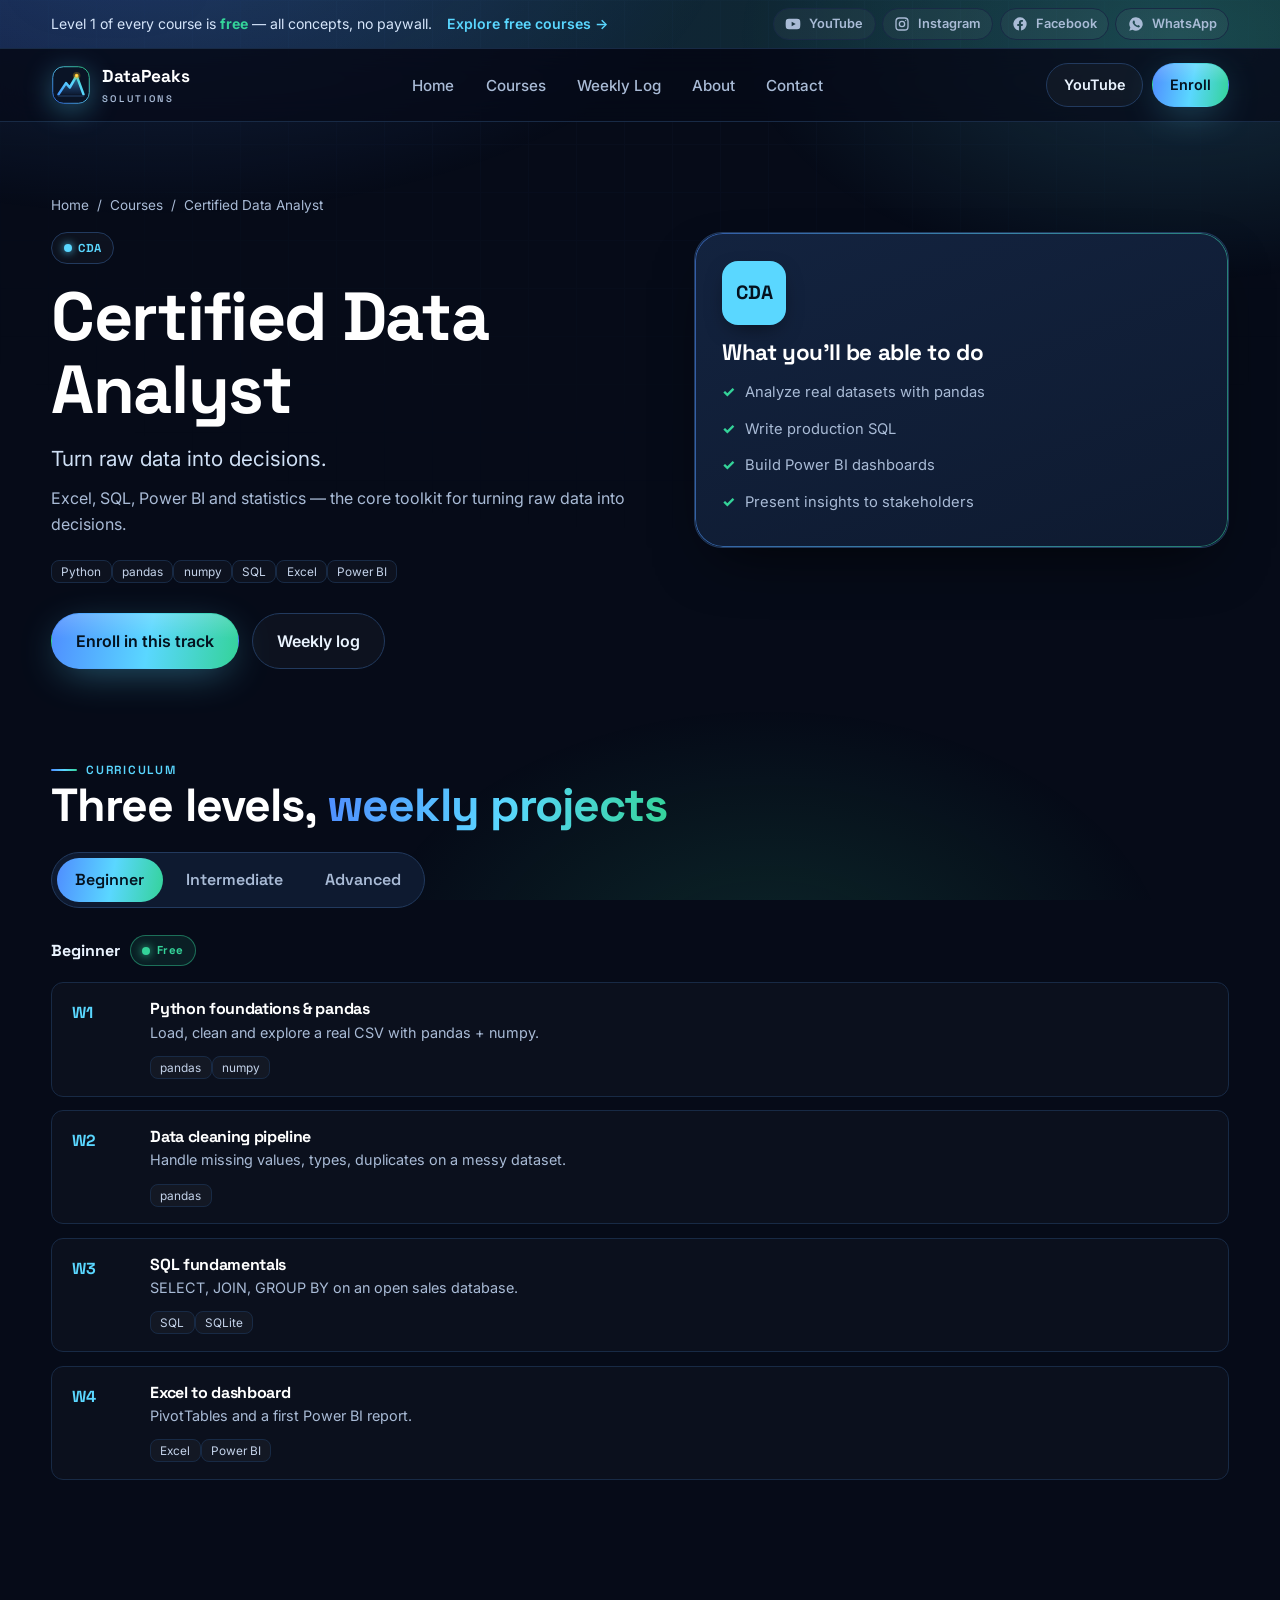
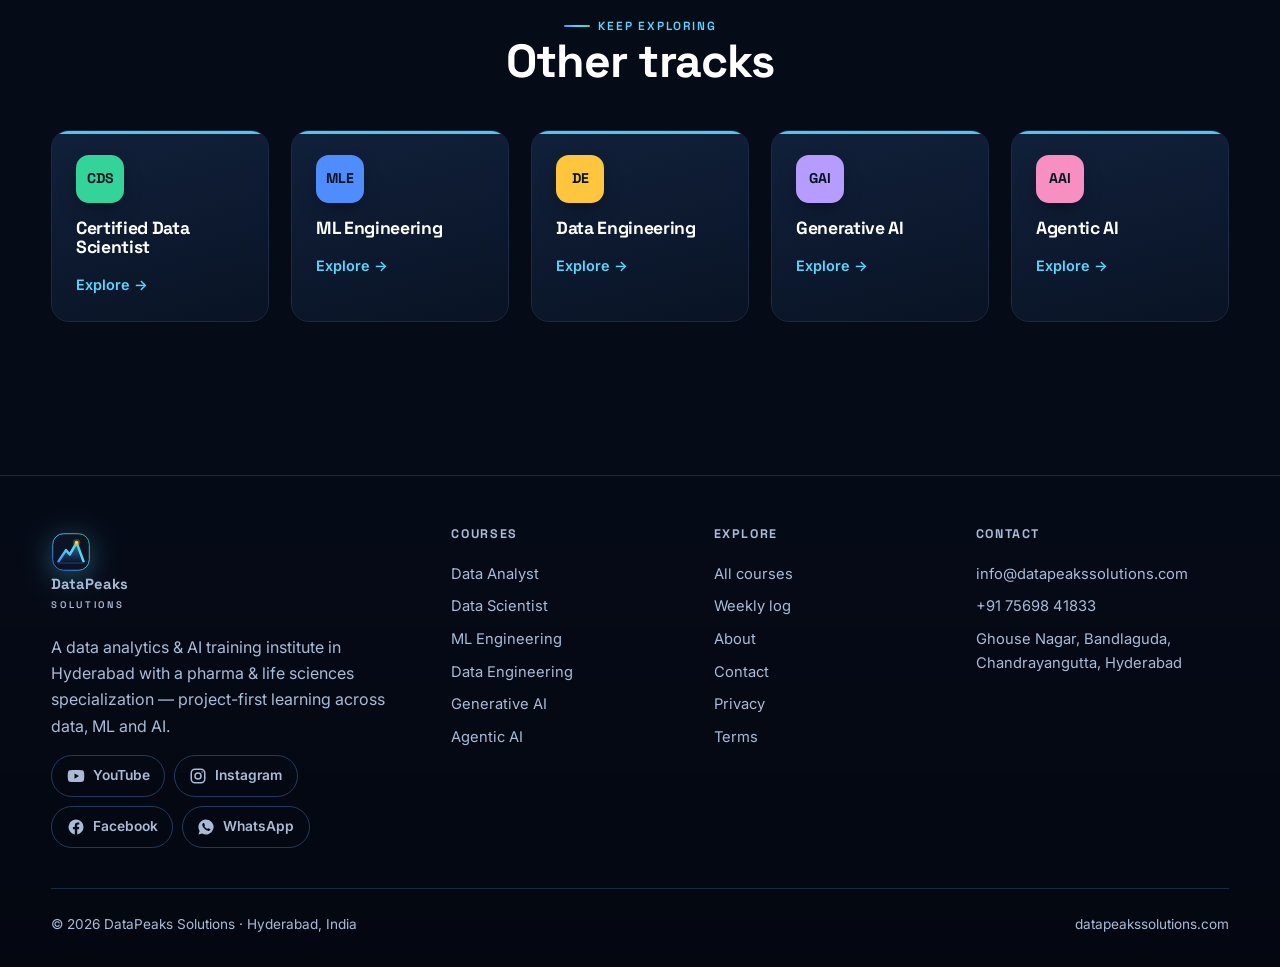
<file: prototype/course.html>
<!DOCTYPE html>
<html lang="en">
<head>
<meta charset="UTF-8">
<meta name="viewport" content="width=device-width, initial-scale=1">
<title>Course — DataPeaks Solutions</title>
<meta name="description" content="DataPeaks course detail — levels, weekly projects, tools and outcomes. Level 1 is free.">
<link rel="preconnect" href="https://fonts.googleapis.com">
<link rel="preconnect" href="https://fonts.gstatic.com" crossorigin>
<link href="https://fonts.googleapis.com/css2?family=Inter:wght@400;500;600;700&family=Space+Grotesk:wght@500;600;700&display=swap" rel="stylesheet">
<link rel="canonical" href="https://datapeakssolutions.com/course.html">
<meta name="theme-color" content="#060b18">
<link rel="apple-touch-icon" href="assets/img/apple-touch-icon.png">
<meta property="og:type" content="website">
<meta property="og:site_name" content="DataPeaks Solutions">
<meta property="og:title" content="Course — DataPeaks Solutions">
<meta property="og:description" content="DataPeaks course detail — levels, weekly projects, tools and outcomes. Level 1 is free.">
<meta property="og:url" content="https://datapeakssolutions.com/course.html">
<meta property="og:image" content="https://datapeakssolutions.com/assets/img/og-image.png">
<meta property="og:image:width" content="1200">
<meta property="og:image:height" content="630">
<meta name="twitter:card" content="summary_large_image">
<meta name="twitter:title" content="Course — DataPeaks Solutions">
<meta name="twitter:description" content="DataPeaks course detail — levels, weekly projects, tools and outcomes. Level 1 is free.">
<meta name="twitter:image" content="https://datapeakssolutions.com/assets/img/og-image.png">
<link rel="stylesheet" href="assets/css/styles.css?v=3">
<link rel="icon" type="image/svg+xml" href="assets/img/favicon.svg">
</head>
<body>
<a class="skip-link" href="#main">Skip to main content</a>
<div class="announce" role="region" aria-label="Announcement"><div class="container announce-inner"><span class="announce-msg"><span>Level 1 of every course is <strong>free</strong> — all concepts, no paywall.</span><a href="courses.html">Explore free courses <span aria-hidden="true">→</span></a></span><div class="social social--top" data-social-top role="list" aria-label="Follow DataPeaks Solutions on social media"></div></div></div>
<header class="site-header">
  <nav class="nav container" aria-label="Primary">
    <a class="brand" href="index.html"><img class="logo" src="assets/img/logo-mark.svg" alt="DataPeaks Solutions" width="40" height="40"><span class="brand-name">DataPeaks<small>Solutions</small></span></a>
    <ul class="nav-links">
      <li><a href="index.html">Home</a></li>
      <li><a href="courses.html">Courses</a></li>
      <li><a href="weekly-log.html">Weekly Log</a></li>
      <li><a href="about.html">About</a></li>
      <li><a href="contact.html">Contact</a></li>
    </ul>
    <div class="nav-cta">
      <a class="btn btn--ghost btn--sm" href="https://youtube.com/@datapeakssolutions" target="_blank" rel="noopener">YouTube</a>
      <a class="btn btn--primary btn--sm" href="contact.html">Enroll</a>
      <button class="nav-toggle" aria-label="Menu" aria-expanded="false"><span></span></button>
    </div>
  </nav>
</header>

<main id="main" data-course-detail>
  <section class="page-hero">
    <div class="container">
      <div class="crumb"><a href="index.html">Home</a> <span>/</span> <a href="courses.html">Courses</a> <span>/</span> <span data-cd-name>Course</span></div>
      <div class="hero-grid" style="align-items:flex-start">
        <div>
          <span class="badge" data-cd-badge><span class="dot"></span>—</span>
          <h1 style="margin-top:1rem"><span data-cd-name>Course</span></h1>
          <p class="lead" data-cd-tagline></p>
          <p style="margin-top:.6rem" data-cd-summary></p>
          <div style="margin-top:1.2rem" data-cd-tools></div>
          <div class="hero-actions">
            <a class="btn btn--primary" href="contact.html">Enroll in this track</a>
            <a class="btn btn--ghost" href="weekly-log.html">Weekly log</a>
          </div>
        </div>
        <aside class="hero-card">
          <div class="course-icon" data-cd-code style="width:64px;height:64px;font-size:1.2rem;border-radius:16px">—</div>
          <h3 style="margin-top:1rem">What you'll be able to do</h3>
          <ul class="check-list" data-cd-outcomes style="margin-top:.6rem"></ul>
        </aside>
      </div>
    </div>
  </section>

  <section class="section--tight">
    <div class="container">
      <div class="section-head" style="margin-bottom:1.4rem;max-width:none;text-align:left">
        <span class="eyebrow">Curriculum</span>
        <h2>Three levels, <span class="gradient-text">weekly projects</span></h2>
      </div>
      <div class="tabs" data-cd-tabs role="tablist"></div>
      <div class="tab-panel" data-cd-panel></div>
    </div>
  </section>

  <section class="section">
    <div class="container">
      <div class="section-head center"><span class="eyebrow">Keep exploring</span><h2>Other tracks</h2></div>
      <div class="grid" data-cd-others style="grid-template-columns:repeat(auto-fit,minmax(200px,1fr))"></div>
    </div>
  </section>
</main>

<footer class="site-footer">
  <div class="container">
    <div class="footer-grid">
      <div>
        <a class="brand" href="index.html"><img class="logo" src="assets/img/logo-mark.svg" alt="DataPeaks Solutions" width="40" height="40"><span class="brand-name">DataPeaks<small>Solutions</small></span></a>
        <p style="margin-top:1rem;max-width:34ch">A data analytics &amp; AI training institute in Hyderabad with a pharma &amp; life sciences specialization — project-first learning across data, ML and AI.</p>
        <div class="social" data-social role="list"></div>
      </div>
      <div><h4>Courses</h4>
        <a href="course.html?c=cda">Data Analyst</a><a href="course.html?c=cds">Data Scientist</a>
        <a href="course.html?c=mle">ML Engineering</a><a href="course.html?c=de">Data Engineering</a>
        <a href="course.html?c=genai">Generative AI</a><a href="course.html?c=agentic">Agentic AI</a>
      </div>
      <div><h4>Explore</h4>
        <a href="courses.html">All courses</a><a href="weekly-log.html">Weekly log</a>
        <a href="about.html">About</a><a href="contact.html">Contact</a>
        <a href="privacy.html">Privacy</a><a href="terms.html">Terms</a>
      </div>
      <div><h4>Contact</h4>
        <a href="mailto:info@datapeakssolutions.com">info@datapeakssolutions.com</a>
        <a href="https://wa.me/917569841833" target="_blank" rel="noopener">+91 75698 41833</a>
        <a href="https://maps.google.com/?q=Bandlaguda+Chandrayangutta+Hyderabad" target="_blank" rel="noopener">Ghouse Nagar, Bandlaguda,<br>Chandrayangutta, Hyderabad</a>
      </div>
    </div>
    <div class="footer-bottom"><span>© <span data-year></span> DataPeaks Solutions · Hyderabad, India</span><span>datapeakssolutions.com</span></div>
  </div>
</footer>

<script src="assets/js/data.js?v=3"></script>
<script src="assets/js/main.js?v=3"></script>
</body>
</html>
</file>
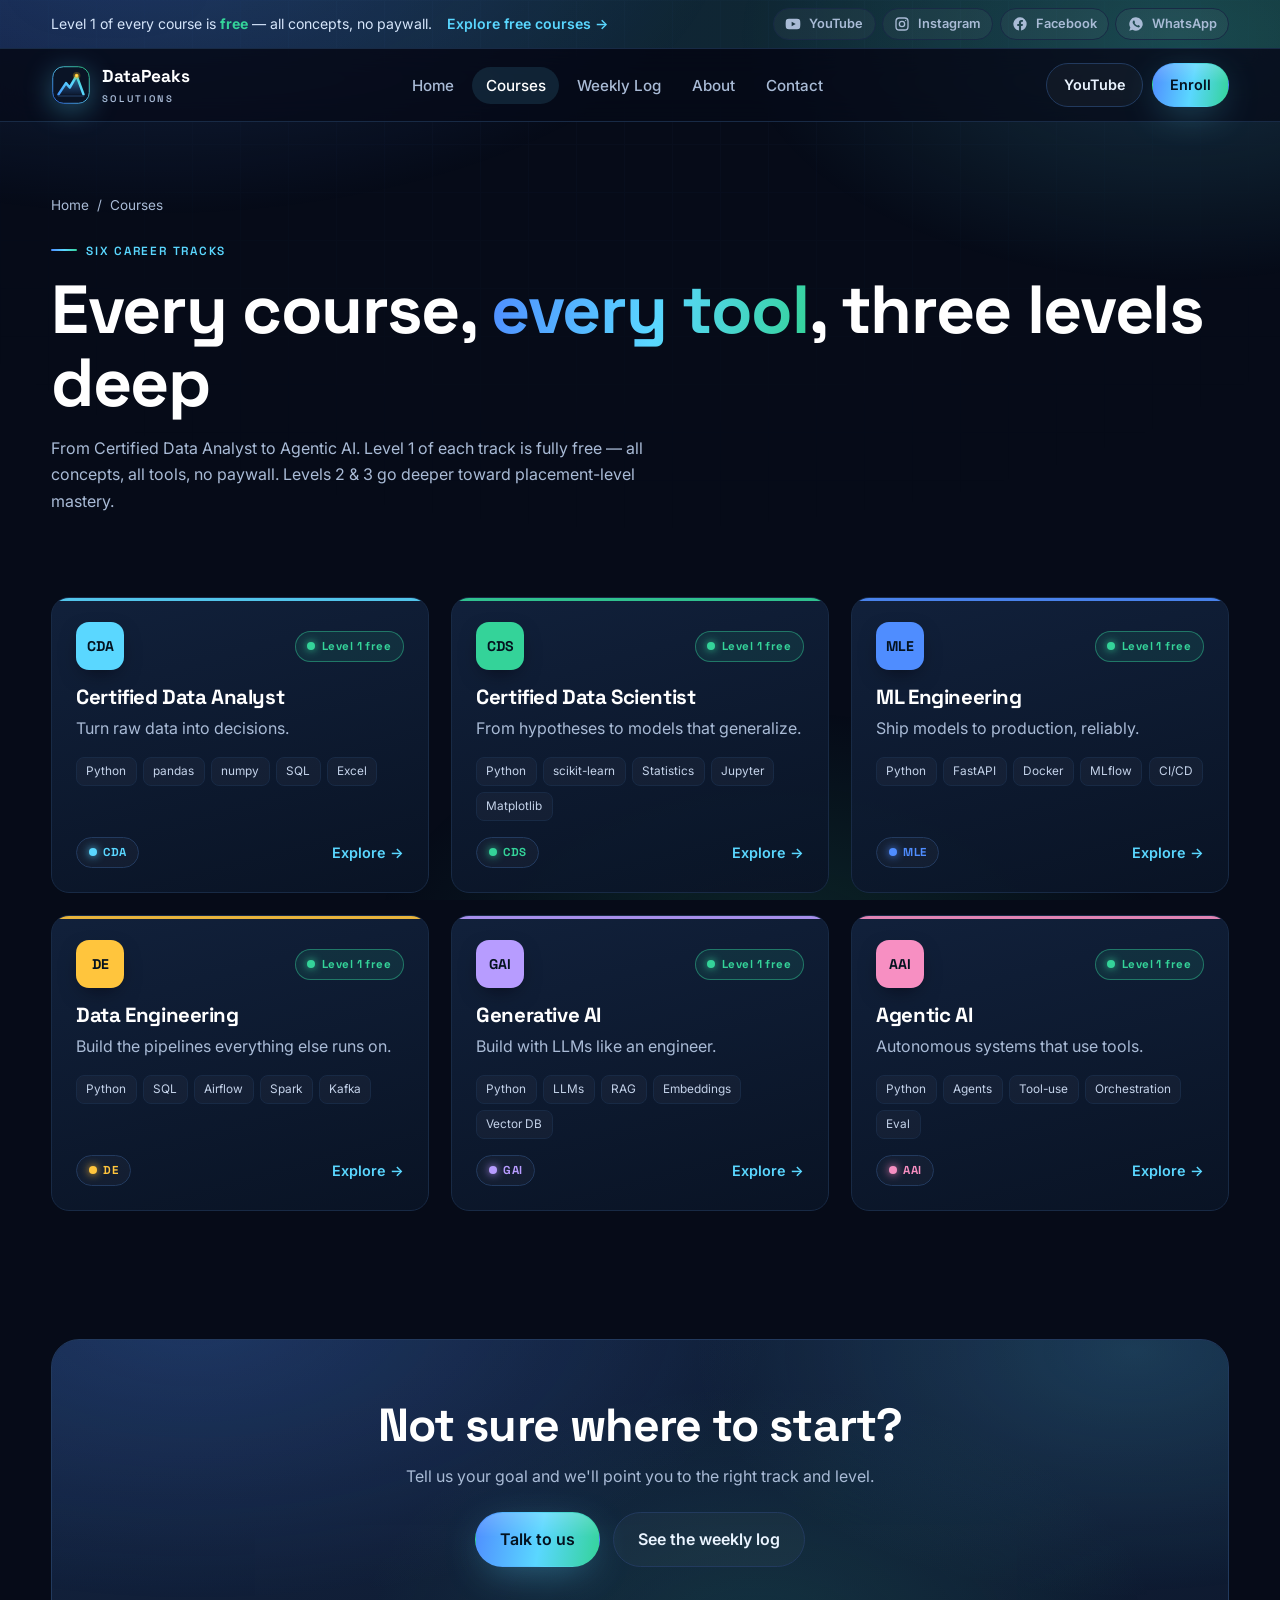
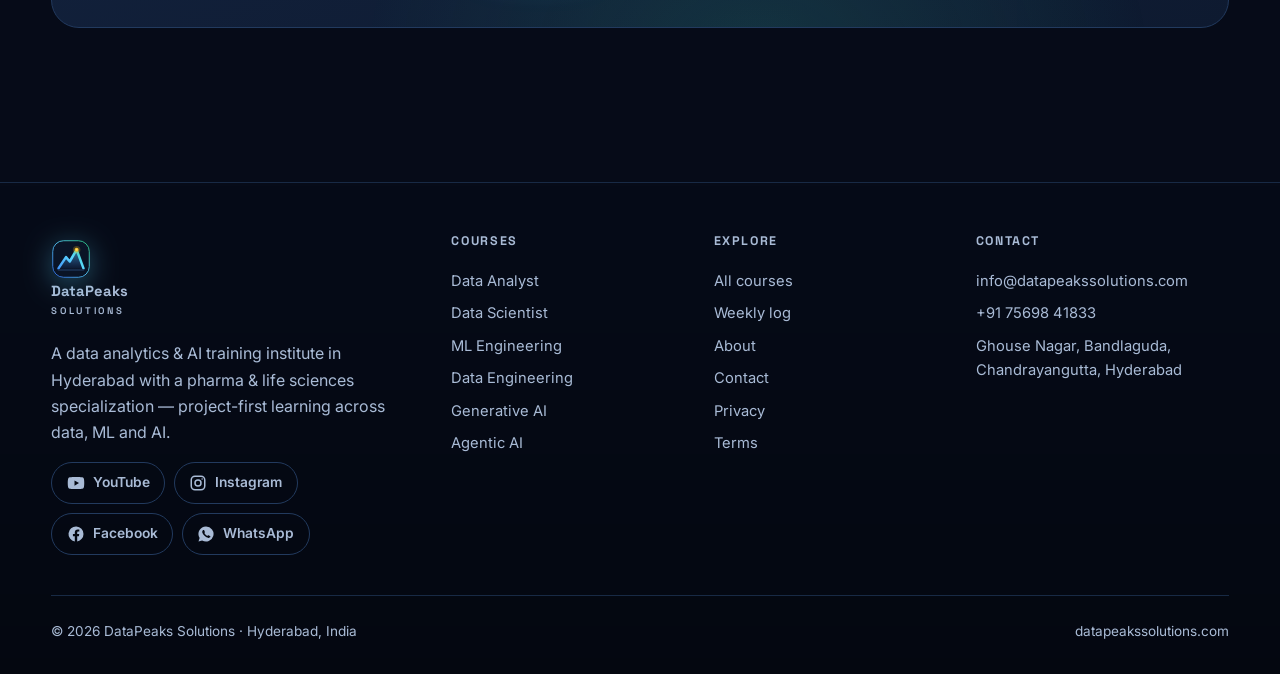
<file: prototype/courses.html>
<!DOCTYPE html>
<html lang="en">
<head>
<meta charset="UTF-8">
<meta name="viewport" content="width=device-width, initial-scale=1">
<title>Courses — DataPeaks Solutions</title>
<meta name="description" content="Six placement-focused data & AI courses — Data Analyst, Data Scientist, ML Engineering, Data Engineering, Generative AI, Agentic AI. Three levels each. Level 1 free.">
<link rel="preconnect" href="https://fonts.googleapis.com">
<link rel="preconnect" href="https://fonts.gstatic.com" crossorigin>
<link href="https://fonts.googleapis.com/css2?family=Inter:wght@400;500;600;700&family=Space+Grotesk:wght@500;600;700&display=swap" rel="stylesheet">
<link rel="canonical" href="https://datapeakssolutions.com/courses.html">
<meta name="theme-color" content="#060b18">
<link rel="apple-touch-icon" href="assets/img/apple-touch-icon.png">
<meta property="og:type" content="website">
<meta property="og:site_name" content="DataPeaks Solutions">
<meta property="og:title" content="Courses — DataPeaks Solutions">
<meta property="og:description" content="Six placement-focused data &amp; AI courses — Data Analyst, Data Scientist, ML Engineering, Data Engineering, Generative AI, Agentic AI. Three levels each. Level 1 free.">
<meta property="og:url" content="https://datapeakssolutions.com/courses.html">
<meta property="og:image" content="https://datapeakssolutions.com/assets/img/og-image.png">
<meta property="og:image:width" content="1200">
<meta property="og:image:height" content="630">
<meta name="twitter:card" content="summary_large_image">
<meta name="twitter:title" content="Courses — DataPeaks Solutions">
<meta name="twitter:description" content="Six placement-focused data &amp; AI courses — Data Analyst, Data Scientist, ML Engineering, Data Engineering, Generative AI, Agentic AI. Three levels each. Level 1 free.">
<meta name="twitter:image" content="https://datapeakssolutions.com/assets/img/og-image.png">
<link rel="stylesheet" href="assets/css/styles.css?v=3">
<link rel="icon" type="image/svg+xml" href="assets/img/favicon.svg">
</head>
<body>
<a class="skip-link" href="#main">Skip to main content</a>
<div class="announce" role="region" aria-label="Announcement"><div class="container announce-inner"><span class="announce-msg"><span>Level 1 of every course is <strong>free</strong> — all concepts, no paywall.</span><a href="courses.html">Explore free courses <span aria-hidden="true">→</span></a></span><div class="social social--top" data-social-top role="list" aria-label="Follow DataPeaks Solutions on social media"></div></div></div>
<header class="site-header">
  <nav class="nav container" aria-label="Primary">
    <a class="brand" href="index.html"><img class="logo" src="assets/img/logo-mark.svg" alt="DataPeaks Solutions" width="40" height="40"><span class="brand-name">DataPeaks<small>Solutions</small></span></a>
    <ul class="nav-links">
      <li><a href="index.html">Home</a></li>
      <li><a href="courses.html">Courses</a></li>
      <li><a href="weekly-log.html">Weekly Log</a></li>
      <li><a href="about.html">About</a></li>
      <li><a href="contact.html">Contact</a></li>
    </ul>
    <div class="nav-cta">
      <a class="btn btn--ghost btn--sm" href="https://youtube.com/@datapeakssolutions" target="_blank" rel="noopener">YouTube</a>
      <a class="btn btn--primary btn--sm" href="contact.html">Enroll</a>
      <button class="nav-toggle" aria-label="Menu" aria-expanded="false"><span></span></button>
    </div>
  </nav>
</header>

<main id="main">
  <section class="page-hero">
    <div class="container">
      <div class="crumb"><a href="index.html">Home</a> <span>/</span> <span>Courses</span></div>
      <span class="eyebrow">Six career tracks</span>
      <h1>Every course, <span class="gradient-text">every tool</span>, three levels deep</h1>
      <p>From Certified Data Analyst to Agentic AI. Level 1 of each track is fully free — all concepts, all tools, no paywall. Levels 2 &amp; 3 go deeper toward placement-level mastery.</p>
    </div>
  </section>

  <section class="section--tight">
    <div class="container">
      <div class="grid" data-course-grid style="grid-template-columns:repeat(auto-fit,minmax(280px,1fr))"></div>
    </div>
  </section>

  <section class="section">
    <div class="container">
      <div class="cta-band">
        <h2>Not sure where to start?</h2>
        <p style="max-width:48ch;margin:.8rem auto 0">Tell us your goal and we'll point you to the right track and level.</p>
        <div class="hero-actions" style="justify-content:center;margin-top:1.4rem">
          <a class="btn btn--primary" href="contact.html">Talk to us</a>
          <a class="btn btn--ghost" href="weekly-log.html">See the weekly log</a>
        </div>
      </div>
    </div>
  </section>
</main>

<footer class="site-footer">
  <div class="container">
    <div class="footer-grid">
      <div>
        <a class="brand" href="index.html"><img class="logo" src="assets/img/logo-mark.svg" alt="DataPeaks Solutions" width="40" height="40"><span class="brand-name">DataPeaks<small>Solutions</small></span></a>
        <p style="margin-top:1rem;max-width:34ch">A data analytics &amp; AI training institute in Hyderabad with a pharma &amp; life sciences specialization — project-first learning across data, ML and AI.</p>
        <div class="social" data-social role="list"></div>
      </div>
      <div><h4>Courses</h4>
        <a href="course.html?c=cda">Data Analyst</a><a href="course.html?c=cds">Data Scientist</a>
        <a href="course.html?c=mle">ML Engineering</a><a href="course.html?c=de">Data Engineering</a>
        <a href="course.html?c=genai">Generative AI</a><a href="course.html?c=agentic">Agentic AI</a>
      </div>
      <div><h4>Explore</h4>
        <a href="courses.html">All courses</a><a href="weekly-log.html">Weekly log</a>
        <a href="about.html">About</a><a href="contact.html">Contact</a>
        <a href="privacy.html">Privacy</a><a href="terms.html">Terms</a>
      </div>
      <div><h4>Contact</h4>
        <a href="mailto:info@datapeakssolutions.com">info@datapeakssolutions.com</a>
        <a href="https://wa.me/917569841833" target="_blank" rel="noopener">+91 75698 41833</a>
        <a href="https://maps.google.com/?q=Bandlaguda+Chandrayangutta+Hyderabad" target="_blank" rel="noopener">Ghouse Nagar, Bandlaguda,<br>Chandrayangutta, Hyderabad</a>
      </div>
    </div>
    <div class="footer-bottom"><span>© <span data-year></span> DataPeaks Solutions · Hyderabad, India</span><span>datapeakssolutions.com</span></div>
  </div>
</footer>

<script src="assets/js/data.js?v=3"></script>
<script src="assets/js/main.js?v=3"></script>
</body>
</html>
</file>
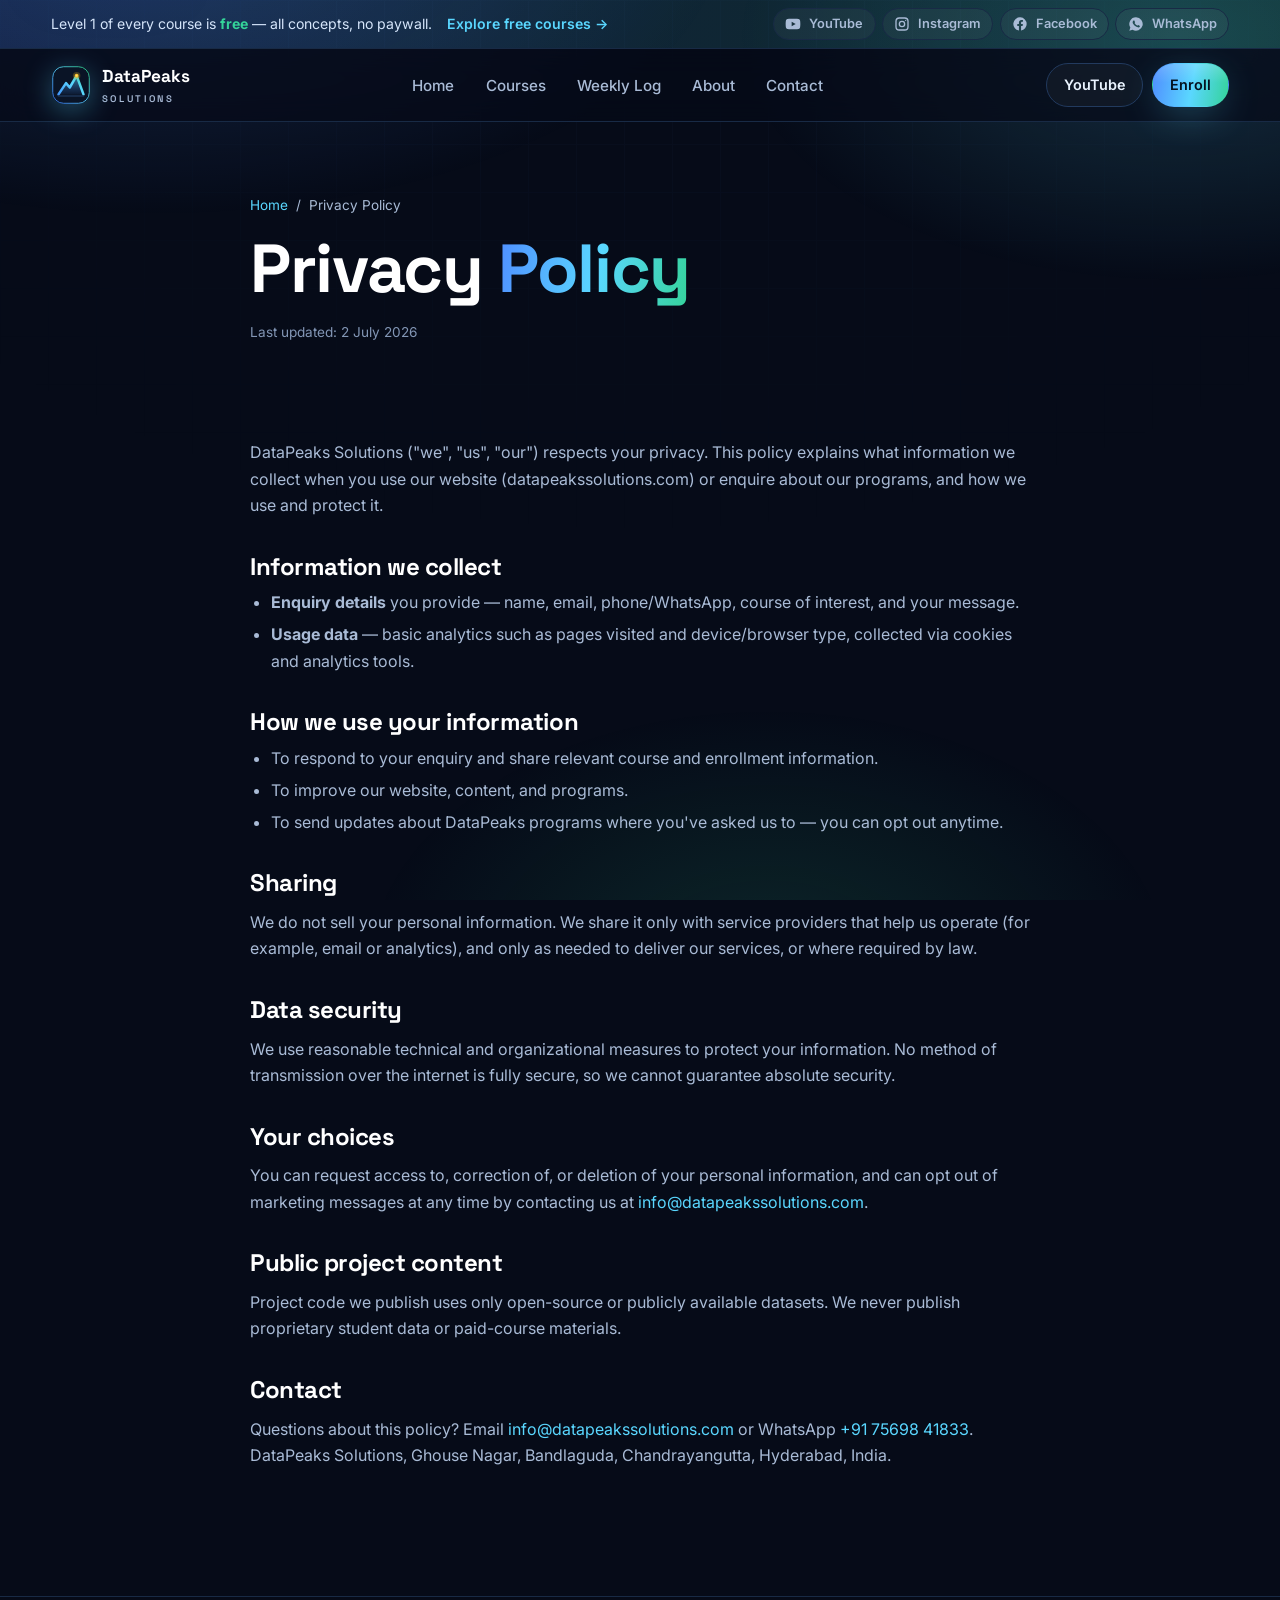
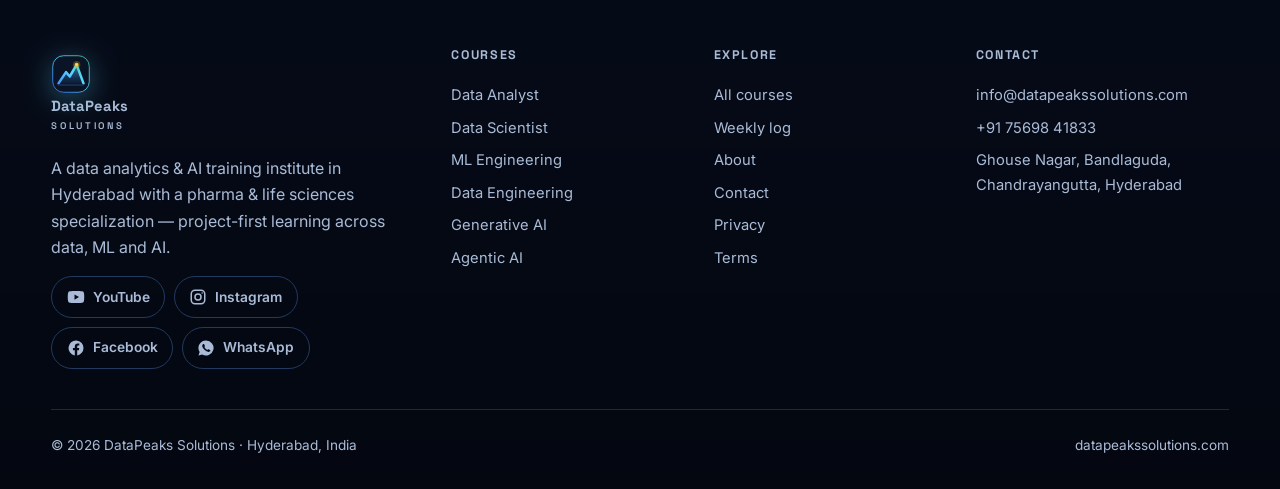
<file: prototype/privacy.html>
<!DOCTYPE html>
<html lang="en">
<head>
<meta charset="UTF-8">
<meta name="viewport" content="width=device-width, initial-scale=1">
<title>Privacy Policy — DataPeaks Solutions</title>
<meta name="description" content="How DataPeaks Solutions collects, uses, and protects your personal information.">
<link rel="preconnect" href="https://fonts.googleapis.com">
<link rel="preconnect" href="https://fonts.gstatic.com" crossorigin>
<link href="https://fonts.googleapis.com/css2?family=Inter:wght@400;500;600;700&family=Space+Grotesk:wght@500;600;700&display=swap" rel="stylesheet">
<link rel="canonical" href="https://datapeakssolutions.com/privacy.html">
<meta name="theme-color" content="#060b18">
<link rel="apple-touch-icon" href="assets/img/apple-touch-icon.png">
<meta property="og:type" content="website">
<meta property="og:site_name" content="DataPeaks Solutions">
<meta property="og:title" content="Privacy Policy — DataPeaks Solutions">
<meta property="og:description" content="How DataPeaks Solutions collects, uses, and protects your personal information.">
<meta property="og:url" content="https://datapeakssolutions.com/privacy.html">
<meta property="og:image" content="https://datapeakssolutions.com/assets/img/og-image.png">
<meta property="og:image:width" content="1200">
<meta property="og:image:height" content="630">
<meta name="twitter:card" content="summary_large_image">
<meta name="twitter:title" content="Privacy Policy — DataPeaks Solutions">
<meta name="twitter:description" content="How DataPeaks Solutions collects, uses, and protects your personal information.">
<meta name="twitter:image" content="https://datapeakssolutions.com/assets/img/og-image.png">
<link rel="stylesheet" href="assets/css/styles.css?v=3">
<link rel="icon" type="image/svg+xml" href="assets/img/favicon.svg">
</head>
<body>
<a class="skip-link" href="#main">Skip to main content</a>
<div class="announce" role="region" aria-label="Announcement"><div class="container announce-inner"><span class="announce-msg"><span>Level 1 of every course is <strong>free</strong> — all concepts, no paywall.</span><a href="courses.html">Explore free courses <span aria-hidden="true">→</span></a></span><div class="social social--top" data-social-top role="list" aria-label="Follow DataPeaks Solutions on social media"></div></div></div>
<header class="site-header">
  <nav class="nav container" aria-label="Primary">
    <a class="brand" href="index.html"><img class="logo" src="assets/img/logo-mark.svg" alt="DataPeaks Solutions" width="40" height="40"><span class="brand-name">DataPeaks<small>Solutions</small></span></a>
    <ul class="nav-links">
      <li><a href="index.html">Home</a></li>
      <li><a href="courses.html">Courses</a></li>
      <li><a href="weekly-log.html">Weekly Log</a></li>
      <li><a href="about.html">About</a></li>
      <li><a href="contact.html">Contact</a></li>
    </ul>
    <div class="nav-cta">
      <a class="btn btn--ghost btn--sm" href="https://youtube.com/@datapeakssolutions" target="_blank" rel="noopener">YouTube</a>
      <a class="btn btn--primary btn--sm" href="contact.html">Enroll</a>
      <button class="nav-toggle" aria-label="Menu" aria-expanded="false"><span></span></button>
    </div>
  </nav>
</header>

<main id="main">
  <section class="page-hero">
    <div class="container legal">
      <div class="crumb"><a href="index.html">Home</a> <span>/</span> <span>Privacy Policy</span></div>
      <h1>Privacy <span class="gradient-text">Policy</span></h1>
      <p class="updated">Last updated: 2 July 2026</p>
    </div>
  </section>

  <section class="section--tight">
    <div class="container legal">
      <p>DataPeaks Solutions ("we", "us", "our") respects your privacy. This policy explains what
      information we collect when you use our website (datapeakssolutions.com) or enquire about our
      programs, and how we use and protect it.</p>

      <h2>Information we collect</h2>
      <ul>
        <li><strong>Enquiry details</strong> you provide — name, email, phone/WhatsApp, course of interest, and your message.</li>
        <li><strong>Usage data</strong> — basic analytics such as pages visited and device/browser type, collected via cookies and analytics tools.</li>
      </ul>

      <h2>How we use your information</h2>
      <ul>
        <li>To respond to your enquiry and share relevant course and enrollment information.</li>
        <li>To improve our website, content, and programs.</li>
        <li>To send updates about DataPeaks programs where you've asked us to — you can opt out anytime.</li>
      </ul>

      <h2>Sharing</h2>
      <p>We do not sell your personal information. We share it only with service providers that help us
      operate (for example, email or analytics), and only as needed to deliver our services, or where
      required by law.</p>

      <h2>Data security</h2>
      <p>We use reasonable technical and organizational measures to protect your information. No method of
      transmission over the internet is fully secure, so we cannot guarantee absolute security.</p>

      <h2>Your choices</h2>
      <p>You can request access to, correction of, or deletion of your personal information, and can opt out
      of marketing messages at any time by contacting us at
      <a href="mailto:info@datapeakssolutions.com">info@datapeakssolutions.com</a>.</p>

      <h2>Public project content</h2>
      <p>Project code we publish uses only open-source or publicly available datasets. We never publish
      proprietary student data or paid-course materials.</p>

      <h2>Contact</h2>
      <p>Questions about this policy? Email <a href="mailto:info@datapeakssolutions.com">info@datapeakssolutions.com</a>
      or WhatsApp <a href="https://wa.me/917569841833" target="_blank" rel="noopener">+91 75698 41833</a>.
      DataPeaks Solutions, Ghouse Nagar, Bandlaguda, Chandrayangutta, Hyderabad, India.</p>
    </div>
  </section>
</main>

<footer class="site-footer">
  <div class="container">
    <div class="footer-grid">
      <div>
        <a class="brand" href="index.html"><img class="logo" src="assets/img/logo-mark.svg" alt="DataPeaks Solutions" width="40" height="40"><span class="brand-name">DataPeaks<small>Solutions</small></span></a>
        <p style="margin-top:1rem;max-width:34ch">A data analytics &amp; AI training institute in Hyderabad with a pharma &amp; life sciences specialization — project-first learning across data, ML and AI.</p>
        <div class="social" data-social role="list"></div>
      </div>
      <div><h4>Courses</h4>
        <a href="course.html?c=cda">Data Analyst</a><a href="course.html?c=cds">Data Scientist</a>
        <a href="course.html?c=mle">ML Engineering</a><a href="course.html?c=de">Data Engineering</a>
        <a href="course.html?c=genai">Generative AI</a><a href="course.html?c=agentic">Agentic AI</a>
      </div>
      <div><h4>Explore</h4>
        <a href="courses.html">All courses</a><a href="weekly-log.html">Weekly log</a>
        <a href="about.html">About</a><a href="contact.html">Contact</a>
        <a href="privacy.html">Privacy</a><a href="terms.html">Terms</a>
      </div>
      <div><h4>Contact</h4>
        <a href="mailto:info@datapeakssolutions.com">info@datapeakssolutions.com</a>
        <a href="https://wa.me/917569841833" target="_blank" rel="noopener">+91 75698 41833</a>
        <a href="https://maps.google.com/?q=Bandlaguda+Chandrayangutta+Hyderabad" target="_blank" rel="noopener">Ghouse Nagar, Bandlaguda,<br>Chandrayangutta, Hyderabad</a>
      </div>
    </div>
    <div class="footer-bottom"><span>© <span data-year></span> DataPeaks Solutions · Hyderabad, India</span><span>datapeakssolutions.com</span></div>
  </div>
</footer>

<script src="assets/js/data.js?v=3"></script>
<script src="assets/js/main.js?v=3"></script>
</body>
</html>
</file>
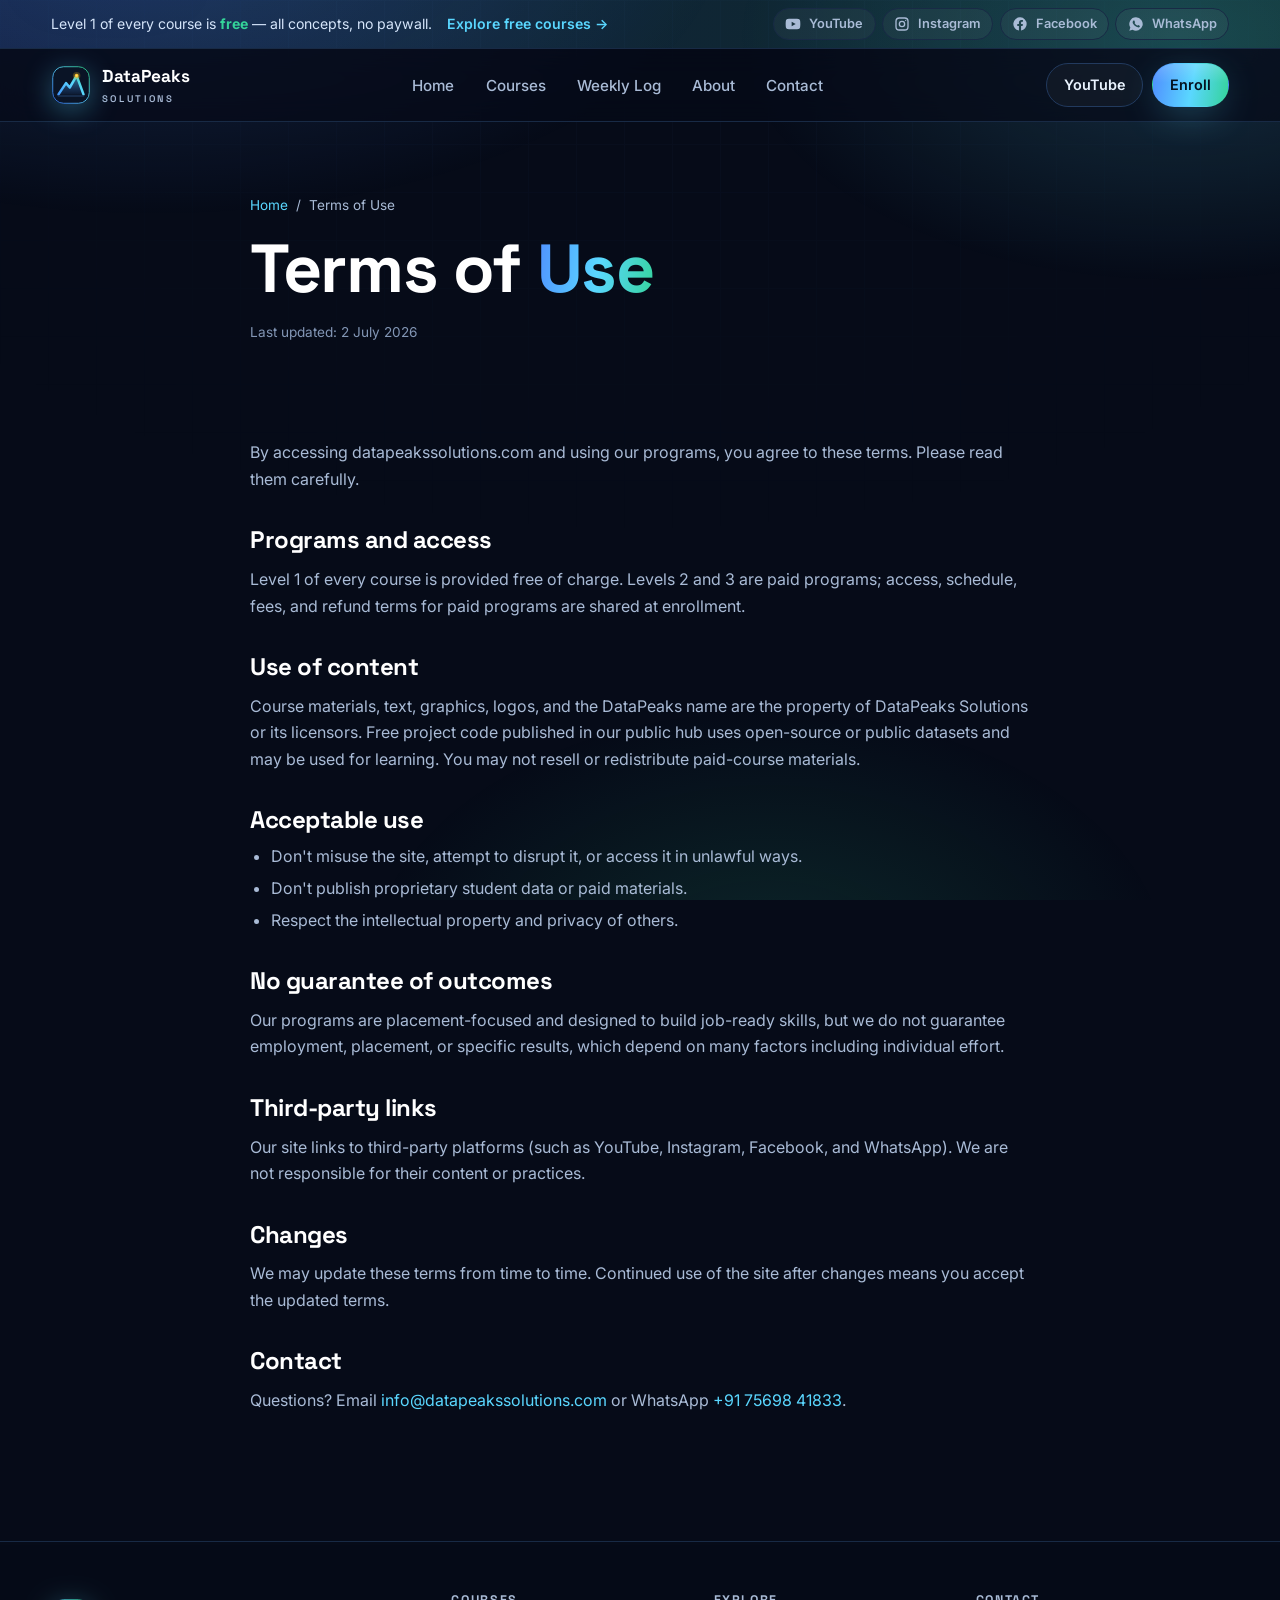
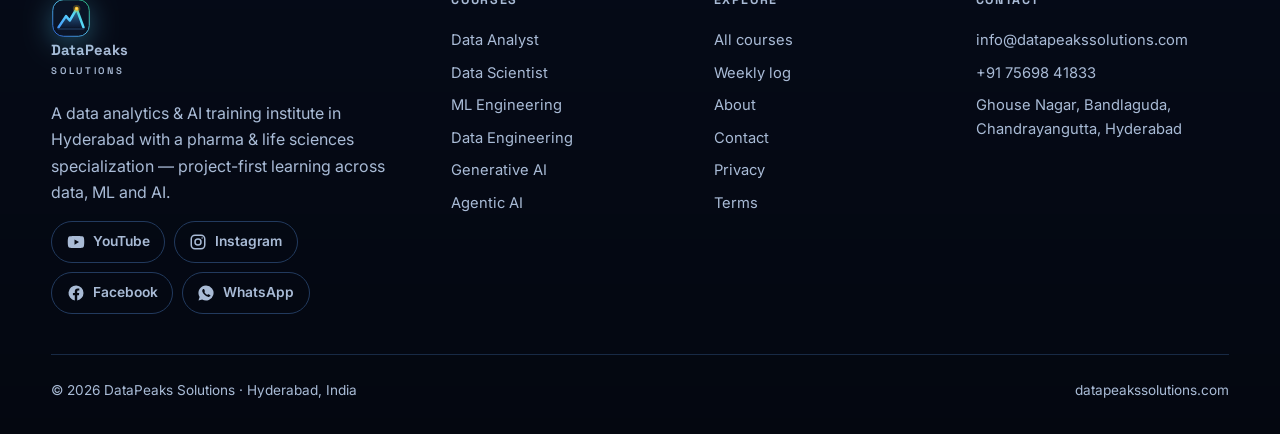
<file: prototype/terms.html>
<!DOCTYPE html>
<html lang="en">
<head>
<meta charset="UTF-8">
<meta name="viewport" content="width=device-width, initial-scale=1">
<title>Terms of Use — DataPeaks Solutions</title>
<meta name="description" content="The terms that govern your use of the DataPeaks Solutions website and programs.">
<link rel="preconnect" href="https://fonts.googleapis.com">
<link rel="preconnect" href="https://fonts.gstatic.com" crossorigin>
<link href="https://fonts.googleapis.com/css2?family=Inter:wght@400;500;600;700&family=Space+Grotesk:wght@500;600;700&display=swap" rel="stylesheet">
<link rel="canonical" href="https://datapeakssolutions.com/terms.html">
<meta name="theme-color" content="#060b18">
<link rel="apple-touch-icon" href="assets/img/apple-touch-icon.png">
<meta property="og:type" content="website">
<meta property="og:site_name" content="DataPeaks Solutions">
<meta property="og:title" content="Terms of Use — DataPeaks Solutions">
<meta property="og:description" content="The terms that govern your use of the DataPeaks Solutions website and programs.">
<meta property="og:url" content="https://datapeakssolutions.com/terms.html">
<meta property="og:image" content="https://datapeakssolutions.com/assets/img/og-image.png">
<meta property="og:image:width" content="1200">
<meta property="og:image:height" content="630">
<meta name="twitter:card" content="summary_large_image">
<meta name="twitter:title" content="Terms of Use — DataPeaks Solutions">
<meta name="twitter:description" content="The terms that govern your use of the DataPeaks Solutions website and programs.">
<meta name="twitter:image" content="https://datapeakssolutions.com/assets/img/og-image.png">
<link rel="stylesheet" href="assets/css/styles.css?v=3">
<link rel="icon" type="image/svg+xml" href="assets/img/favicon.svg">
</head>
<body>
<a class="skip-link" href="#main">Skip to main content</a>
<div class="announce" role="region" aria-label="Announcement"><div class="container announce-inner"><span class="announce-msg"><span>Level 1 of every course is <strong>free</strong> — all concepts, no paywall.</span><a href="courses.html">Explore free courses <span aria-hidden="true">→</span></a></span><div class="social social--top" data-social-top role="list" aria-label="Follow DataPeaks Solutions on social media"></div></div></div>
<header class="site-header">
  <nav class="nav container" aria-label="Primary">
    <a class="brand" href="index.html"><img class="logo" src="assets/img/logo-mark.svg" alt="DataPeaks Solutions" width="40" height="40"><span class="brand-name">DataPeaks<small>Solutions</small></span></a>
    <ul class="nav-links">
      <li><a href="index.html">Home</a></li>
      <li><a href="courses.html">Courses</a></li>
      <li><a href="weekly-log.html">Weekly Log</a></li>
      <li><a href="about.html">About</a></li>
      <li><a href="contact.html">Contact</a></li>
    </ul>
    <div class="nav-cta">
      <a class="btn btn--ghost btn--sm" href="https://youtube.com/@datapeakssolutions" target="_blank" rel="noopener">YouTube</a>
      <a class="btn btn--primary btn--sm" href="contact.html">Enroll</a>
      <button class="nav-toggle" aria-label="Menu" aria-expanded="false"><span></span></button>
    </div>
  </nav>
</header>

<main id="main">
  <section class="page-hero">
    <div class="container legal">
      <div class="crumb"><a href="index.html">Home</a> <span>/</span> <span>Terms of Use</span></div>
      <h1>Terms of <span class="gradient-text">Use</span></h1>
      <p class="updated">Last updated: 2 July 2026</p>
    </div>
  </section>

  <section class="section--tight">
    <div class="container legal">
      <p>By accessing datapeakssolutions.com and using our programs, you agree to these terms. Please read
      them carefully.</p>

      <h2>Programs and access</h2>
      <p>Level 1 of every course is provided free of charge. Levels 2 and 3 are paid programs; access,
      schedule, fees, and refund terms for paid programs are shared at enrollment.</p>

      <h2>Use of content</h2>
      <p>Course materials, text, graphics, logos, and the DataPeaks name are the property of DataPeaks
      Solutions or its licensors. Free project code published in our public hub uses open-source or public
      datasets and may be used for learning. You may not resell or redistribute paid-course materials.</p>

      <h2>Acceptable use</h2>
      <ul>
        <li>Don't misuse the site, attempt to disrupt it, or access it in unlawful ways.</li>
        <li>Don't publish proprietary student data or paid materials.</li>
        <li>Respect the intellectual property and privacy of others.</li>
      </ul>

      <h2>No guarantee of outcomes</h2>
      <p>Our programs are placement-focused and designed to build job-ready skills, but we do not guarantee
      employment, placement, or specific results, which depend on many factors including individual effort.</p>

      <h2>Third-party links</h2>
      <p>Our site links to third-party platforms (such as YouTube, Instagram, Facebook, and WhatsApp). We are
      not responsible for their content or practices.</p>

      <h2>Changes</h2>
      <p>We may update these terms from time to time. Continued use of the site after changes means you accept
      the updated terms.</p>

      <h2>Contact</h2>
      <p>Questions? Email <a href="mailto:info@datapeakssolutions.com">info@datapeakssolutions.com</a> or WhatsApp
      <a href="https://wa.me/917569841833" target="_blank" rel="noopener">+91 75698 41833</a>.</p>
    </div>
  </section>
</main>

<footer class="site-footer">
  <div class="container">
    <div class="footer-grid">
      <div>
        <a class="brand" href="index.html"><img class="logo" src="assets/img/logo-mark.svg" alt="DataPeaks Solutions" width="40" height="40"><span class="brand-name">DataPeaks<small>Solutions</small></span></a>
        <p style="margin-top:1rem;max-width:34ch">A data analytics &amp; AI training institute in Hyderabad with a pharma &amp; life sciences specialization — project-first learning across data, ML and AI.</p>
        <div class="social" data-social role="list"></div>
      </div>
      <div><h4>Courses</h4>
        <a href="course.html?c=cda">Data Analyst</a><a href="course.html?c=cds">Data Scientist</a>
        <a href="course.html?c=mle">ML Engineering</a><a href="course.html?c=de">Data Engineering</a>
        <a href="course.html?c=genai">Generative AI</a><a href="course.html?c=agentic">Agentic AI</a>
      </div>
      <div><h4>Explore</h4>
        <a href="courses.html">All courses</a><a href="weekly-log.html">Weekly log</a>
        <a href="about.html">About</a><a href="contact.html">Contact</a>
        <a href="privacy.html">Privacy</a><a href="terms.html">Terms</a>
      </div>
      <div><h4>Contact</h4>
        <a href="mailto:info@datapeakssolutions.com">info@datapeakssolutions.com</a>
        <a href="https://wa.me/917569841833" target="_blank" rel="noopener">+91 75698 41833</a>
        <a href="https://maps.google.com/?q=Bandlaguda+Chandrayangutta+Hyderabad" target="_blank" rel="noopener">Ghouse Nagar, Bandlaguda,<br>Chandrayangutta, Hyderabad</a>
      </div>
    </div>
    <div class="footer-bottom"><span>© <span data-year></span> DataPeaks Solutions · Hyderabad, India</span><span>datapeakssolutions.com</span></div>
  </div>
</footer>

<script src="assets/js/data.js?v=3"></script>
<script src="assets/js/main.js?v=3"></script>
</body>
</html>
</file>
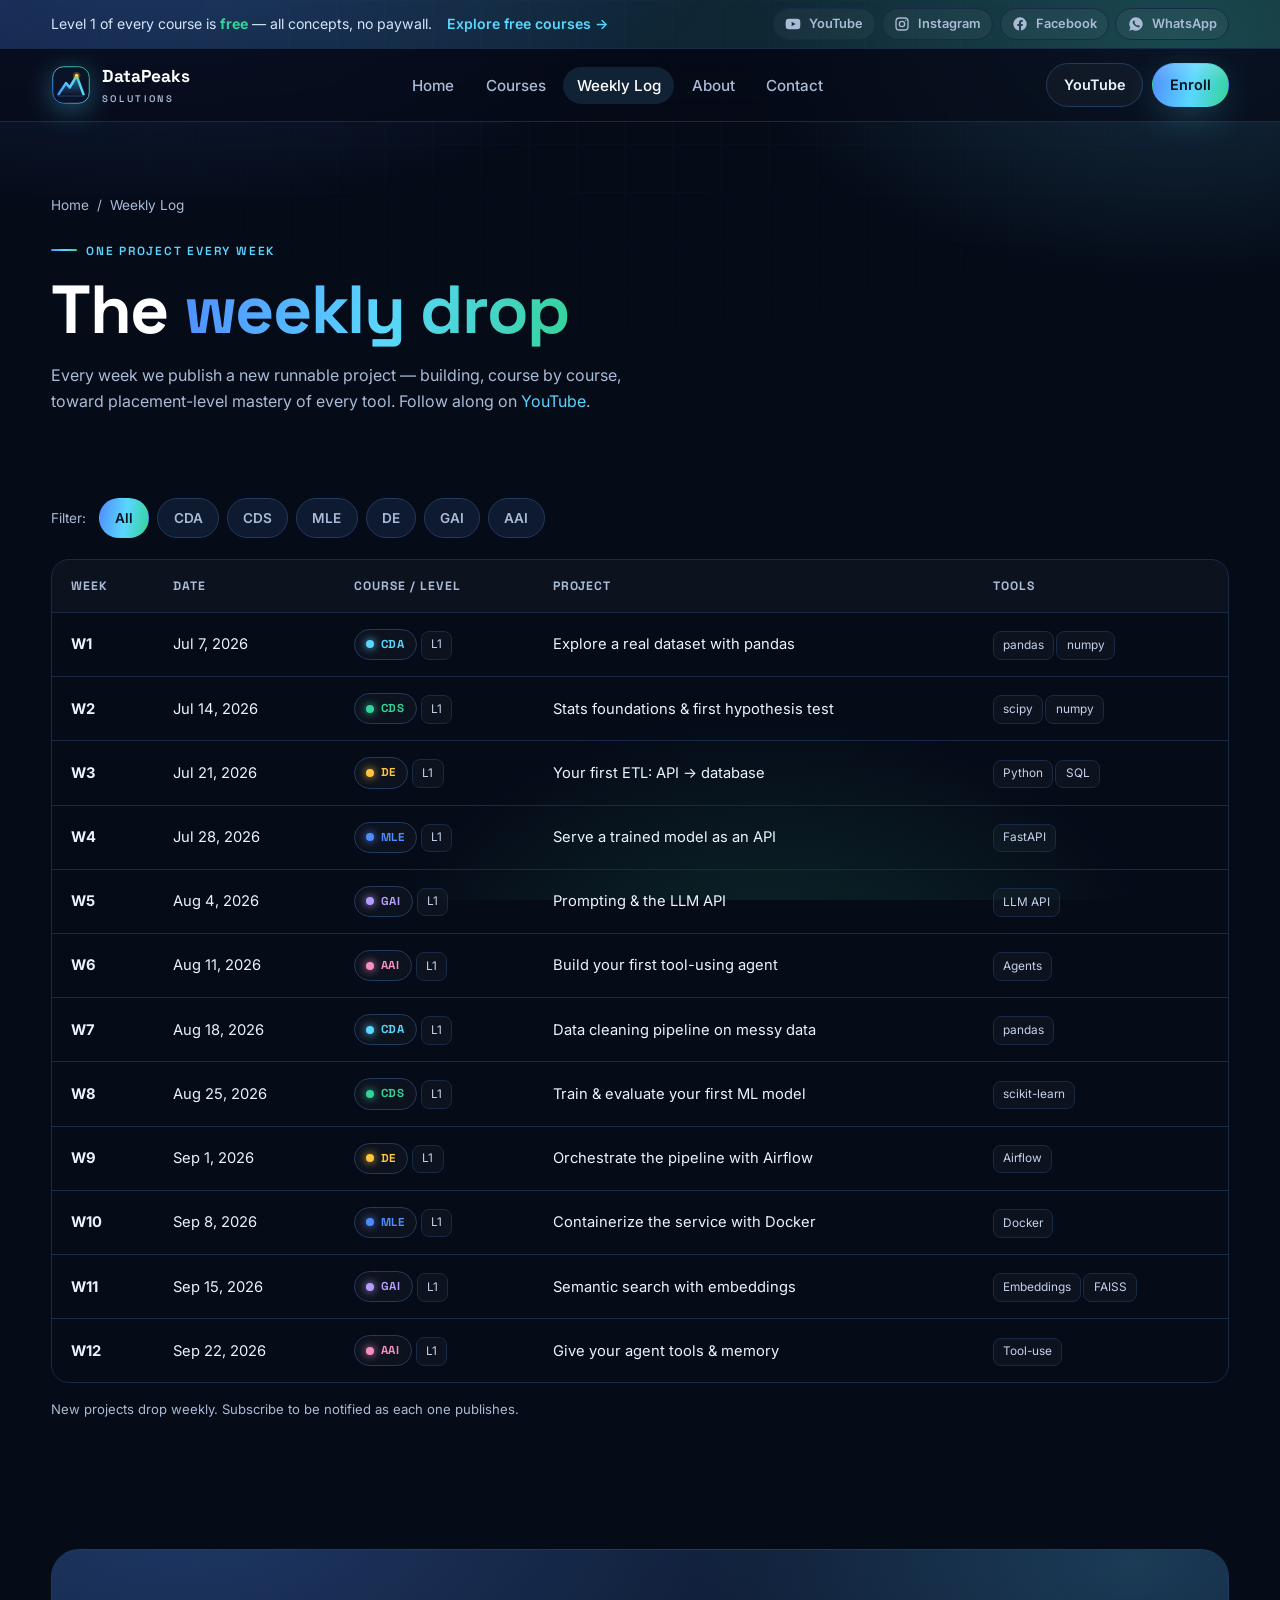
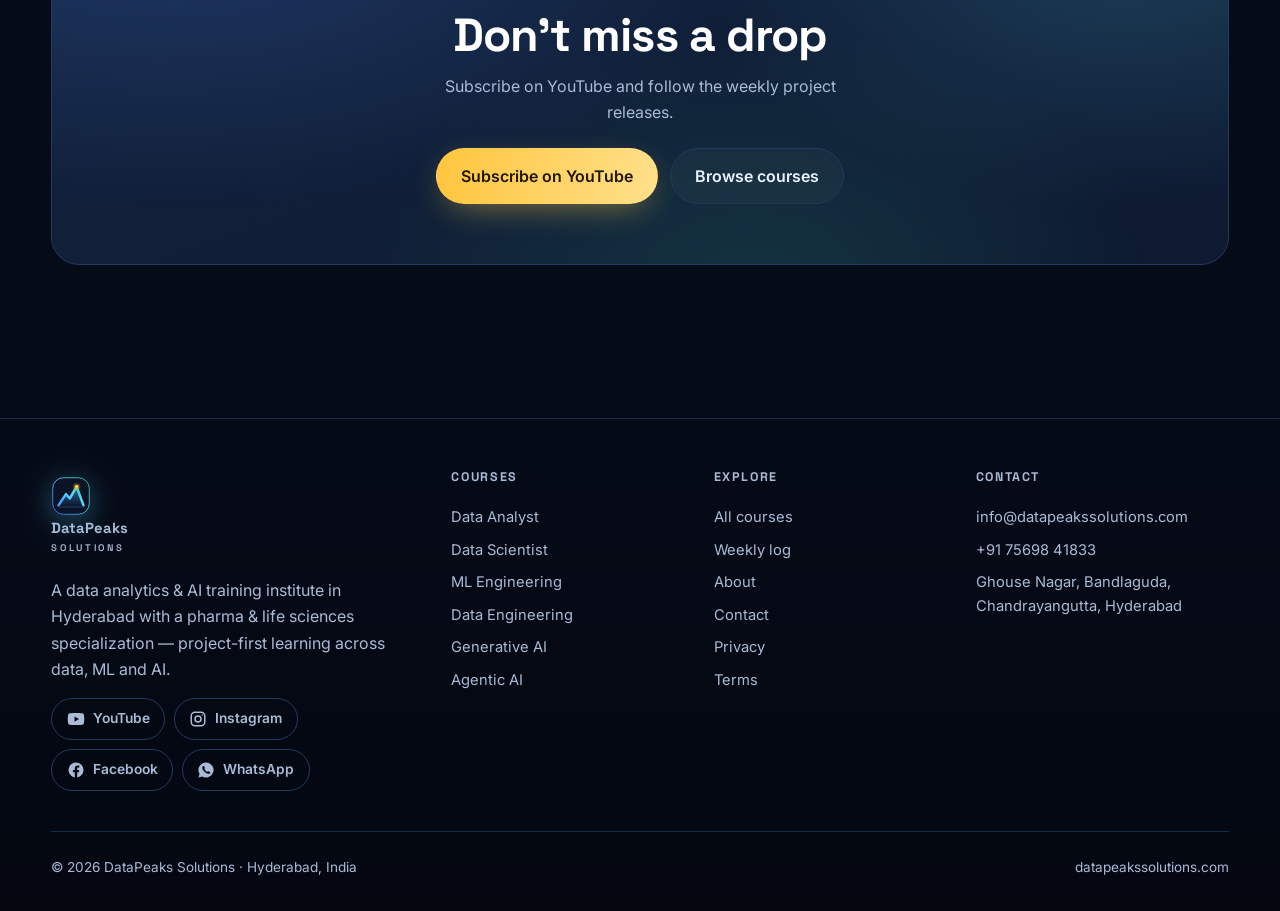
<file: prototype/weekly-log.html>
<!DOCTYPE html>
<html lang="en">
<head>
<meta charset="UTF-8">
<meta name="viewport" content="width=device-width, initial-scale=1">
<title>Weekly Log — DataPeaks Solutions</title>
<meta name="description" content="The DataPeaks weekly project log — one runnable project per week across all six courses. Filter by track.">
<link rel="preconnect" href="https://fonts.googleapis.com">
<link rel="preconnect" href="https://fonts.gstatic.com" crossorigin>
<link href="https://fonts.googleapis.com/css2?family=Inter:wght@400;500;600;700&family=Space+Grotesk:wght@500;600;700&display=swap" rel="stylesheet">
<link rel="canonical" href="https://datapeakssolutions.com/weekly-log.html">
<meta name="theme-color" content="#060b18">
<link rel="apple-touch-icon" href="assets/img/apple-touch-icon.png">
<meta property="og:type" content="website">
<meta property="og:site_name" content="DataPeaks Solutions">
<meta property="og:title" content="Weekly Log — DataPeaks Solutions">
<meta property="og:description" content="The DataPeaks weekly project log — one runnable project per week across all six courses. Filter by track.">
<meta property="og:url" content="https://datapeakssolutions.com/weekly-log.html">
<meta property="og:image" content="https://datapeakssolutions.com/assets/img/og-image.png">
<meta property="og:image:width" content="1200">
<meta property="og:image:height" content="630">
<meta name="twitter:card" content="summary_large_image">
<meta name="twitter:title" content="Weekly Log — DataPeaks Solutions">
<meta name="twitter:description" content="The DataPeaks weekly project log — one runnable project per week across all six courses. Filter by track.">
<meta name="twitter:image" content="https://datapeakssolutions.com/assets/img/og-image.png">
<link rel="stylesheet" href="assets/css/styles.css?v=3">
<link rel="icon" type="image/svg+xml" href="assets/img/favicon.svg">
</head>
<body>
<a class="skip-link" href="#main">Skip to main content</a>
<div class="announce" role="region" aria-label="Announcement"><div class="container announce-inner"><span class="announce-msg"><span>Level 1 of every course is <strong>free</strong> — all concepts, no paywall.</span><a href="courses.html">Explore free courses <span aria-hidden="true">→</span></a></span><div class="social social--top" data-social-top role="list" aria-label="Follow DataPeaks Solutions on social media"></div></div></div>
<header class="site-header">
  <nav class="nav container" aria-label="Primary">
    <a class="brand" href="index.html"><img class="logo" src="assets/img/logo-mark.svg" alt="DataPeaks Solutions" width="40" height="40"><span class="brand-name">DataPeaks<small>Solutions</small></span></a>
    <ul class="nav-links">
      <li><a href="index.html">Home</a></li>
      <li><a href="courses.html">Courses</a></li>
      <li><a href="weekly-log.html">Weekly Log</a></li>
      <li><a href="about.html">About</a></li>
      <li><a href="contact.html">Contact</a></li>
    </ul>
    <div class="nav-cta">
      <a class="btn btn--ghost btn--sm" href="https://youtube.com/@datapeakssolutions" target="_blank" rel="noopener">YouTube</a>
      <a class="btn btn--primary btn--sm" href="contact.html">Enroll</a>
      <button class="nav-toggle" aria-label="Menu" aria-expanded="false"><span></span></button>
    </div>
  </nav>
</header>

<main id="main">
  <section class="page-hero">
    <div class="container">
      <div class="crumb"><a href="index.html">Home</a> <span>/</span> <span>Weekly Log</span></div>
      <span class="eyebrow">One project every week</span>
      <h1>The <span class="gradient-text">weekly drop</span></h1>
      <p>Every week we publish a new runnable project — building, course by course, toward placement-level mastery of every tool. Follow along on <a href="https://youtube.com/@datapeakssolutions" target="_blank" rel="noopener" style="color:var(--cyan)">YouTube</a>.</p>
    </div>
  </section>

  <section class="section--tight">
    <div class="container">
      <div class="filterbar" data-log-filter>
        <span style="color:var(--muted);font-size:.85rem;margin-right:.3rem">Filter:</span>
        <button class="filter-chip active" data-filter="all">All</button>
        <button class="filter-chip" data-filter="CDA">CDA</button>
        <button class="filter-chip" data-filter="CDS">CDS</button>
        <button class="filter-chip" data-filter="MLE">MLE</button>
        <button class="filter-chip" data-filter="DE">DE</button>
        <button class="filter-chip" data-filter="GAI">GAI</button>
        <button class="filter-chip" data-filter="AAI">AAI</button>
      </div>
      <div class="table-wrap">
        <table>
          <thead><tr><th>Week</th><th>Date</th><th>Course / Level</th><th>Project</th><th>Tools</th></tr></thead>
          <tbody data-log-body></tbody>
        </table>
      </div>
      <p class="form-note" style="margin-top:1rem">New projects drop weekly. Subscribe to be notified as each one publishes.</p>
    </div>
  </section>

  <section class="section">
    <div class="container">
      <div class="cta-band">
        <h2>Don't miss a drop</h2>
        <p style="max-width:46ch;margin:.8rem auto 0">Subscribe on YouTube and follow the weekly project releases.</p>
        <div class="hero-actions" style="justify-content:center;margin-top:1.4rem">
          <a class="btn btn--gold" href="https://youtube.com/@datapeakssolutions" target="_blank" rel="noopener">Subscribe on YouTube</a>
          <a class="btn btn--ghost" href="courses.html">Browse courses</a>
        </div>
      </div>
    </div>
  </section>
</main>

<footer class="site-footer">
  <div class="container">
    <div class="footer-grid">
      <div>
        <a class="brand" href="index.html"><img class="logo" src="assets/img/logo-mark.svg" alt="DataPeaks Solutions" width="40" height="40"><span class="brand-name">DataPeaks<small>Solutions</small></span></a>
        <p style="margin-top:1rem;max-width:34ch">A data analytics &amp; AI training institute in Hyderabad with a pharma &amp; life sciences specialization — project-first learning across data, ML and AI.</p>
        <div class="social" data-social role="list"></div>
      </div>
      <div><h4>Courses</h4>
        <a href="course.html?c=cda">Data Analyst</a><a href="course.html?c=cds">Data Scientist</a>
        <a href="course.html?c=mle">ML Engineering</a><a href="course.html?c=de">Data Engineering</a>
        <a href="course.html?c=genai">Generative AI</a><a href="course.html?c=agentic">Agentic AI</a>
      </div>
      <div><h4>Explore</h4>
        <a href="courses.html">All courses</a><a href="weekly-log.html">Weekly log</a>
        <a href="about.html">About</a><a href="contact.html">Contact</a>
        <a href="privacy.html">Privacy</a><a href="terms.html">Terms</a>
      </div>
      <div><h4>Contact</h4>
        <a href="mailto:info@datapeakssolutions.com">info@datapeakssolutions.com</a>
        <a href="https://wa.me/917569841833" target="_blank" rel="noopener">+91 75698 41833</a>
        <a href="https://maps.google.com/?q=Bandlaguda+Chandrayangutta+Hyderabad" target="_blank" rel="noopener">Ghouse Nagar, Bandlaguda,<br>Chandrayangutta, Hyderabad</a>
      </div>
    </div>
    <div class="footer-bottom"><span>© <span data-year></span> DataPeaks Solutions · Hyderabad, India</span><span>datapeakssolutions.com</span></div>
  </div>
</footer>

<script src="assets/js/data.js?v=3"></script>
<script src="assets/js/main.js?v=3"></script>
</body>
</html>
</file>
<file: prototype/assets/css/styles.css>
/* =========================================================
   DataPeaks Solutions — Design System & Components  (v2)
   Premium dark UI · WCAG 2.1 AA · framework-free.
   Source of truth for the WordPress theme.
   ========================================================= */

/* ---------- Design tokens ---------- */
:root {
  /* palette */
  --bg: #060b18;
  --bg-2: #0a1426;
  --surface: #0e1a30;
  --surface-2: #13233f;
  --border: #223a5e;
  --border-soft: #182a45;

  --text: #eaf4ff;
  --muted: #a9bbd6;      /* AA on --bg (~8:1) */
  --muted-2: #8296b5;

  --cyan: #5ad7ff;
  --blue: #4f8dff;
  --gold: #ffc53d;
  --emerald: #34d399;
  --violet: #b79cff;
  --pink: #f78fc2;

  --primary: var(--cyan);
  --primary-ink: #04121f;

  /* effects */
  --grad-brand: linear-gradient(100deg, #4f8dff, #5ad7ff 52%, #34d399);
  --grad-gold: linear-gradient(100deg, #ffc53d, #ffe08a);
  --grad-aurora:
    radial-gradient(60rem 30rem at 12% -8%, rgba(79,141,255,.22), transparent 60%),
    radial-gradient(50rem 28rem at 92% 4%, rgba(90,215,255,.18), transparent 55%),
    radial-gradient(46rem 30rem at 60% 108%, rgba(52,211,153,.14), transparent 55%);

  --ring: 0 0 0 3px rgba(90,215,255,.55);
  --ring-offset: 0 0 0 2px var(--bg), 0 0 0 5px rgba(90,215,255,.6);
  --shadow-sm: 0 2px 12px rgba(0,0,0,.3);
  --shadow: 0 24px 60px -24px rgba(0,0,0,.75);
  --shadow-glow: 0 10px 40px -10px rgba(90,215,255,.45);

  /* layout */
  --maxw: 1180px;
  --radius: 18px;
  --radius-sm: 12px;
  --radius-lg: 28px;
  --space: clamp(3.25rem, 6vw, 6.5rem);

  --font-head: "Space Grotesk", "Sora", ui-sans-serif, system-ui, sans-serif;
  --font-body: "Inter", ui-sans-serif, system-ui, -apple-system, "Segoe UI", Roboto, sans-serif;
}

/* ---------- Reset ---------- */
*, *::before, *::after { box-sizing: border-box; }
* { margin: 0; }
html { scroll-behavior: smooth; -webkit-text-size-adjust: 100%; scroll-padding-top: 90px; }
body {
  font-family: var(--font-body);
  background: var(--bg);
  color: var(--text);
  line-height: 1.65;
  -webkit-font-smoothing: antialiased;
  overflow-x: hidden;
}
img, svg { display: block; max-width: 100%; }
a { color: inherit; text-decoration: none; }
button { font: inherit; cursor: pointer; color: inherit; }
ul { list-style: none; padding: 0; }

/* Accessible focus for keyboard users */
:focus-visible { outline: none; box-shadow: var(--ring); border-radius: 8px; }
a:focus-visible, button:focus-visible, .btn:focus-visible,
input:focus-visible, select:focus-visible, textarea:focus-visible { box-shadow: var(--ring-offset); }

/* Screen-reader-only + skip link */
.visually-hidden {
  position: absolute !important; width: 1px; height: 1px; padding: 0; margin: -1px;
  overflow: hidden; clip: rect(0 0 0 0); white-space: nowrap; border: 0;
}
.skip-link {
  position: fixed; top: 10px; left: 10px; z-index: 200;
  background: var(--cyan); color: var(--primary-ink); font-weight: 700;
  padding: .7rem 1.1rem; border-radius: 10px; transform: translateY(-160%);
  transition: transform .2s ease; box-shadow: var(--shadow);
}
.skip-link:focus { transform: translateY(0); }

/* backdrop */
body::before {
  content: ""; position: fixed; inset: 0; z-index: -2;
  background:
    linear-gradient(var(--border-soft) 1px, transparent 1px) 0 0 / 48px 48px,
    linear-gradient(90deg, var(--border-soft) 1px, transparent 1px) 0 0 / 48px 48px;
  opacity: .12;
  mask-image: radial-gradient(1200px 760px at 50% -6%, #000 30%, transparent 78%);
}
body::after {
  content: ""; position: fixed; inset: 0; z-index: -1;
  background: var(--grad-aurora); pointer-events: none;
}

/* ---------- Layout helpers ---------- */
.container { width: min(var(--maxw), 92%); margin-inline: auto; }
.section { padding-block: var(--space); }
.section--tight { padding-block: clamp(2.25rem, 4vw, 3.75rem); }
.center { text-align: center; }
.stack > * + * { margin-top: 1rem; }
.grid { display: grid; gap: 1.4rem; }
.hidden { display: none !important; }

/* ---------- Typography ---------- */
h1, h2, h3, h4 { font-family: var(--font-head); line-height: 1.08; font-weight: 700; letter-spacing: -.02em; color: #fff; }
h1 { font-size: clamp(2.5rem, 6vw, 4.25rem); }
h2 { font-size: clamp(1.9rem, 4vw, 2.9rem); }
h3 { font-size: clamp(1.15rem, 2.4vw, 1.4rem); }
p { color: var(--muted); }
.lead { font-size: clamp(1.08rem, 2vw, 1.3rem); color: #cfe0f5; line-height: 1.6; }
.eyebrow {
  display: inline-flex; align-items: center; gap: .55rem;
  font-family: var(--font-head); font-weight: 600; letter-spacing: .15em;
  text-transform: uppercase; font-size: .74rem; color: var(--cyan);
}
.eyebrow::before { content: ""; width: 26px; height: 2px; background: var(--grad-brand); border-radius: 2px; }
.gradient-text { background: var(--grad-brand); -webkit-background-clip: text; background-clip: text; color: transparent; }
.gold-text { background: var(--grad-gold); -webkit-background-clip: text; background-clip: text; color: transparent; }
.section-head { max-width: 660px; margin-inline: auto; margin-bottom: 2.75rem; }
.section-head p { margin-top: .8rem; }

/* ---------- Announcement bar ---------- */
.announce {
  font-size: .88rem;
  background: linear-gradient(90deg, rgba(79,141,255,.16), rgba(52,211,153,.16));
  border-bottom: 1px solid var(--border-soft); color: #d6e6fb;
}
.announce-inner { display: flex; align-items: center; justify-content: space-between; gap: 1rem 1.4rem; flex-wrap: wrap; padding-block: .5rem; }
.announce-msg { display: flex; align-items: center; gap: .5rem .9rem; flex-wrap: wrap; }
.announce strong { color: var(--emerald); }
.announce-msg > a { color: var(--cyan); font-weight: 600; white-space: nowrap; }
.announce-msg > a:hover { text-decoration: underline; }

/* ---------- Buttons ---------- */
.btn {
  display: inline-flex; align-items: center; justify-content: center; gap: .55rem;
  padding: .85rem 1.5rem; border-radius: 999px; font-weight: 600; min-height: 46px;
  border: 1px solid transparent; position: relative; isolation: isolate;
  transition: transform .16s ease, box-shadow .22s ease, background .22s, border-color .22s, color .2s;
  white-space: nowrap;
}
.btn:active { transform: translateY(1px); }
.btn--primary { background: var(--grad-brand); color: var(--primary-ink); box-shadow: var(--shadow-glow); }
.btn--primary::after {
  content: ""; position: absolute; inset: 0; border-radius: inherit; z-index: -1;
  background: linear-gradient(180deg, rgba(255,255,255,.35), transparent 45%); opacity: .5;
}
.btn--primary:hover { transform: translateY(-2px); box-shadow: 0 16px 48px -10px rgba(90,215,255,.6); }
.btn--ghost { border-color: var(--border); color: var(--text); background: rgba(255,255,255,.03); }
.btn--ghost:hover { border-color: var(--cyan); color: #fff; background: rgba(90,215,255,.1); }
.btn--gold { background: var(--grad-gold); color: #201700; box-shadow: 0 10px 34px -12px rgba(255,197,61,.6); }
.btn--gold:hover { transform: translateY(-2px); }
.btn--sm { padding: .55rem 1.05rem; font-size: .9rem; min-height: 40px; }
.btn--block { width: 100%; }

/* ---------- Header / Nav ---------- */
.site-header {
  position: sticky; top: 0; z-index: 50;
  backdrop-filter: blur(14px);
  background: rgba(6,11,24,.72);
  border-bottom: 1px solid var(--border-soft);
}
.nav { display: flex; align-items: center; justify-content: space-between; gap: 1rem; height: 72px; }
.brand { display: flex; align-items: center; gap: .65rem; font-family: var(--font-head); font-weight: 700; font-size: 1.08rem; color: #fff; }
.brand .logo { width: 40px; height: 40px; flex: none; filter: drop-shadow(0 6px 14px rgba(90,215,255,.35)); }
.brand-name small { display: block; font-size: .6rem; letter-spacing: .28em; color: var(--muted); text-transform: uppercase; font-weight: 600; margin-top: 1px; }
.nav-links { display: flex; align-items: center; gap: .25rem; }
.nav-links a {
  padding: .55rem .85rem; border-radius: 999px; color: var(--muted); font-weight: 500; font-size: .95rem;
  transition: color .2s, background .2s;
}
.nav-links a:hover { color: #fff; background: rgba(255,255,255,.06); }
.nav-links a.active { color: #fff; background: rgba(90,215,255,.12); }
.nav-cta { display: flex; align-items: center; gap: .55rem; }
.nav-toggle {
  display: none; width: 46px; height: 46px; border-radius: 12px; border: 1px solid var(--border);
  background: var(--surface); color: var(--text); align-items: center; justify-content: center;
}
.nav-toggle span, .nav-toggle span::before, .nav-toggle span::after {
  content: ""; display: block; width: 20px; height: 2px; background: currentColor; border-radius: 2px; position: relative; transition: .25s;
}
.nav-toggle span::before { position: absolute; top: -6px; }
.nav-toggle span::after { position: absolute; top: 6px; }
body.nav-open .nav-toggle span { background: transparent; }
body.nav-open .nav-toggle span::before { top: 0; transform: rotate(45deg); }
body.nav-open .nav-toggle span::after { top: 0; transform: rotate(-45deg); }

/* ---------- Hero ---------- */
.hero { position: relative; padding-block: clamp(3.5rem, 8vw, 7rem); }
.hero-grid { display: grid; grid-template-columns: 1.05fr .95fr; gap: 3.25rem; align-items: center; }
.hero h1 { margin-top: 1.1rem; }
.hero .lead { margin-top: 1.3rem; max-width: 40ch; }
.hero-actions { display: flex; flex-wrap: wrap; gap: .8rem; margin-top: 1.9rem; }
.hero-meta { display: flex; flex-wrap: wrap; gap: 1.6rem; margin-top: 2.1rem; color: var(--muted); font-size: .9rem; }
.hero-meta strong { color: #fff; font-family: var(--font-head); }

.hero-card {
  position: relative; border-radius: var(--radius-lg); padding: 1.7rem;
  background: linear-gradient(160deg, var(--surface-2), var(--surface));
  border: 1px solid var(--border); box-shadow: var(--shadow); overflow: hidden;
}
.hero-card::before {
  content: ""; position: absolute; inset: 0; border-radius: inherit; padding: 1px;
  background: var(--grad-brand); -webkit-mask: linear-gradient(#000 0 0) content-box, linear-gradient(#000 0 0);
  -webkit-mask-composite: xor; mask-composite: exclude; opacity: .55; pointer-events: none;
}
.bars { display: flex; align-items: flex-end; gap: .7rem; height: 230px; padding: 1.2rem .4rem 0; }
.bars .bar { flex: 1; border-radius: 9px 9px 4px 4px; background: var(--grad-brand); transform-origin: bottom; animation: grow 1.1s cubic-bezier(.2,.8,.2,1) both; box-shadow: 0 0 22px -6px var(--cyan); }
.bars .bar:nth-child(2){ background: linear-gradient(var(--gold), #7a5a00); box-shadow: 0 0 22px -6px var(--gold);}
.bars .bar:nth-child(4){ background: linear-gradient(var(--emerald), #0c6b4a); box-shadow: 0 0 22px -6px var(--emerald);}
.bars .bar:nth-child(1){ animation-delay:.05s } .bars .bar:nth-child(2){ animation-delay:.15s }
.bars .bar:nth-child(3){ animation-delay:.25s } .bars .bar:nth-child(4){ animation-delay:.35s }
.bars .bar:nth-child(5){ animation-delay:.45s } .bars .bar:nth-child(6){ animation-delay:.55s }
@keyframes grow { from { transform: scaleY(0); opacity: 0 } to { transform: scaleY(1); opacity: 1 } }
.hero-card-foot { display: flex; justify-content: space-between; align-items: center; margin-top: 1.1rem; padding-top: 1.1rem; border-top: 1px solid var(--border); }
.chip-row { display: flex; gap: .4rem; flex-wrap: wrap; }

/* ---------- Badges / chips ---------- */
.badge {
  display: inline-flex; align-items: center; gap: .4rem; padding: .32rem .72rem; border-radius: 999px;
  font-size: .72rem; font-weight: 700; letter-spacing: .04em; font-family: var(--font-head);
  border: 1px solid var(--border); color: var(--muted); background: rgba(255,255,255,.03);
}
.badge .dot { width: 8px; height: 8px; border-radius: 50%; background: currentColor; box-shadow: 0 0 8px currentColor; }
.badge--cda { color: var(--cyan); } .badge--cds { color: var(--emerald); }
.badge--mle { color: var(--blue); } .badge--de  { color: var(--gold); }
.badge--gai { color: var(--violet); } .badge--aai { color: var(--pink); }
.badge--free { color: var(--emerald); border-color: rgba(52,211,153,.45); background: rgba(52,211,153,.1); }
.tag { font-size: .74rem; color: #c4d3ea; border: 1px solid var(--border-soft); padding: .22rem .58rem; border-radius: 8px; background: rgba(255,255,255,.03); }

/* ---------- Cards ---------- */
.card {
  background: linear-gradient(165deg, rgba(19,35,63,.9), rgba(10,20,38,.9));
  border: 1px solid var(--border-soft); border-radius: var(--radius); padding: 1.5rem;
  transition: transform .2s ease, border-color .2s ease, box-shadow .25s ease; position: relative; overflow: hidden;
}
.card:hover { transform: translateY(-5px); border-color: var(--border); box-shadow: var(--shadow); }

/* course card */
.course-card { display: flex; flex-direction: column; gap: 1rem; --accent: var(--cyan); }
.course-card::before { content: ""; position: absolute; inset: 0 0 auto 0; height: 3px; background: var(--accent); opacity: .9; }
.course-card:hover { box-shadow: 0 24px 60px -26px rgba(0,0,0,.8), 0 0 0 1px color-mix(in srgb, var(--accent) 40%, transparent); }
.course-card .cc-top { display: flex; align-items: center; justify-content: space-between; gap: 1rem; }
.course-icon { width: 48px; height: 48px; border-radius: 13px; display: grid; place-items: center; font-family: var(--font-head); font-weight: 800; font-size: .88rem; color: var(--primary-ink); box-shadow: 0 8px 22px -8px rgba(0,0,0,.6); }
.course-card h3 { font-size: 1.28rem; }
.course-card .cc-tools { display: flex; flex-wrap: wrap; gap: .4rem; }
.course-card .cc-foot { margin-top: auto; display: flex; align-items: center; justify-content: space-between; }
.course-card .arrow { transition: transform .2s; color: var(--cyan); font-weight: 600; font-size: .9rem; }
.course-card:hover .arrow { transform: translateX(4px); }

/* feature / step cards */
.feature { display: grid; gap: .65rem; }
.feature .ic { width: 46px; height: 46px; border-radius: 13px; display: grid; place-items: center; background: rgba(90,215,255,.12); border: 1px solid var(--border); color: var(--cyan); font-size: 1.2rem; }
.num-badge { width: 44px; height: 44px; border-radius: 13px; display: grid; place-items: center; font-family: var(--font-head); font-weight: 800; background: var(--grad-brand); color: var(--primary-ink); box-shadow: var(--shadow-glow); }

/* ---------- Stats ---------- */
.stats { display: grid; grid-template-columns: repeat(4, 1fr); gap: 1.1rem; }
.stat { text-align: center; padding: 1.5rem 1rem; border-radius: var(--radius); border: 1px solid var(--border-soft); background: linear-gradient(165deg, rgba(19,35,63,.7), rgba(10,20,38,.7)); }
.stat .n { font-family: var(--font-head); font-weight: 800; font-size: clamp(1.7rem, 4vw, 2.5rem); color: #fff; }
.stat .l { color: var(--muted); font-size: .86rem; margin-top: .25rem; }

/* ---------- Tabs ---------- */
.tabs { display: inline-flex; gap: .3rem; padding: .3rem; border-radius: 999px; border: 1px solid var(--border); background: var(--surface); }
.tab { padding: .55rem 1.15rem; border-radius: 999px; color: var(--muted); font-weight: 600; font-family: var(--font-head); border: none; background: transparent; transition: .2s; min-height: 40px; }
.tab:hover { color: #fff; }
.tab.active { background: var(--grad-brand); color: var(--primary-ink); }
.tab-panel { margin-top: 1.7rem; }

.level-list { display: grid; gap: .85rem; }
.level-row { display: flex; align-items: flex-start; gap: 1rem; padding: 1.05rem 1.25rem; border-radius: var(--radius-sm); border: 1px solid var(--border-soft); background: rgba(255,255,255,.025); transition: border-color .2s, transform .2s; }
.level-row:hover { border-color: var(--border); transform: translateX(3px); }
.level-row .wk { font-family: var(--font-head); font-weight: 800; color: var(--cyan); min-width: 62px; }
.level-row h4 { font-size: 1rem; color: #fff; }
.level-row p { font-size: .9rem; margin-top: .2rem; }

/* ---------- Table ---------- */
.table-wrap { overflow-x: auto; border: 1px solid var(--border-soft); border-radius: var(--radius); }
table { width: 100%; border-collapse: collapse; min-width: 640px; }
th, td { text-align: left; padding: 1rem 1.15rem; border-bottom: 1px solid var(--border-soft); font-size: .92rem; }
th { font-family: var(--font-head); font-size: .76rem; letter-spacing: .08em; text-transform: uppercase; color: var(--muted); background: rgba(255,255,255,.03); }
tbody tr:last-child td { border-bottom: none; }
tbody tr:hover { background: rgba(90,215,255,.05); }
td .tag { margin: 2px 2px 0 0; display: inline-block; }

.filterbar { display: flex; flex-wrap: wrap; gap: .5rem; align-items: center; margin-bottom: 1.3rem; }
.filter-chip { padding: .5rem .95rem; border-radius: 999px; border: 1px solid var(--border); background: var(--surface); color: var(--muted); font-weight: 600; font-size: .85rem; transition: .2s; min-height: 40px; }
.filter-chip:hover { color: #fff; border-color: var(--cyan); }
.filter-chip.active { background: var(--grad-brand); color: var(--primary-ink); border-color: transparent; }

/* ---------- Accordion ---------- */
.accordion { display: grid; gap: .7rem; }
.acc-item { border: 1px solid var(--border-soft); border-radius: var(--radius-sm); overflow: hidden; background: rgba(255,255,255,.025); transition: border-color .2s; }
.acc-item.open { border-color: var(--border); }
.acc-btn { width: 100%; display: flex; justify-content: space-between; align-items: center; gap: 1rem; padding: 1.15rem 1.25rem; text-align: left; background: transparent; color: #fff; font-weight: 600; font-family: var(--font-head); min-height: 44px; }
.acc-btn .ic { transition: transform .25s; color: var(--cyan); font-size: 1.4rem; line-height: 1; }
.acc-item.open .acc-btn .ic { transform: rotate(45deg); }
.acc-panel { max-height: 0; overflow: hidden; transition: max-height .3s ease; }
.acc-panel > div { padding: 0 1.25rem 1.25rem; color: var(--muted); }

/* ---------- Access model ---------- */
.access-grid { display: grid; grid-template-columns: repeat(3, 1fr); gap: 1.3rem; }
.access-card { border-radius: var(--radius); padding: 1.6rem; border: 1px solid var(--border-soft); background: linear-gradient(165deg, rgba(19,35,63,.9), rgba(10,20,38,.9)); position: relative; }
.access-card.is-free { border-color: rgba(52,211,153,.4); box-shadow: 0 0 48px -20px rgba(52,211,153,.7); }
.access-card h3 { display: flex; align-items: center; gap: .5rem; }
.price { font-family: var(--font-head); font-weight: 800; font-size: 1.9rem; margin: .35rem 0 .6rem; color: #fff; }
.check-list li { display: flex; gap: .6rem; align-items: flex-start; padding: .38rem 0; color: var(--muted); font-size: .92rem; }
.check-list li::before { content: "✓"; color: var(--emerald); font-weight: 800; }

/* ---------- CTA band ---------- */
.cta-band { position: relative; border-radius: var(--radius-lg); padding: clamp(2.25rem,5vw,3.75rem); text-align: center; overflow: hidden; border: 1px solid var(--border); background: linear-gradient(160deg, var(--surface-2), var(--surface)); }
.cta-band::before { content: ""; position: absolute; inset: 0; background: var(--grad-aurora); opacity: .9; }
.cta-band > * { position: relative; }

/* ---------- Forms ---------- */
.form { display: grid; gap: 1.05rem; }
.field { display: grid; gap: .4rem; }
.field label { font-size: .85rem; font-weight: 600; color: #fff; }
.field input, .field select, .field textarea {
  width: 100%; padding: .85rem 1rem; border-radius: var(--radius-sm); background: var(--bg-2);
  border: 1px solid var(--border); color: var(--text); font: inherit; transition: border-color .2s, box-shadow .2s;
}
.field input::placeholder, .field textarea::placeholder { color: var(--muted-2); }
.field input:focus, .field select:focus, .field textarea:focus { border-color: var(--cyan); }
.field .err { font-size: .78rem; color: #ff9b9b; min-height: 1em; }
.field.invalid input, .field.invalid select, .field.invalid textarea { border-color: #ff6b6b; }
.form-note { font-size: .82rem; color: var(--muted); }
.form-success { display: none; padding: 1rem 1.2rem; border-radius: var(--radius-sm); background: rgba(52,211,153,.12); border: 1px solid rgba(52,211,153,.45); color: #c6f7e4; }
.form-two { display: grid; grid-template-columns: 1fr 1fr; gap: 1.05rem; }

/* ---------- Legal / prose ---------- */
.legal { max-width: 780px; margin-inline: auto; }
.legal h2 { margin-top: 2.2rem; font-size: 1.5rem; }
.legal h3 { margin-top: 1.5rem; font-size: 1.15rem; color: #fff; }
.legal p, .legal li { color: var(--muted); }
.legal p { margin-top: .8rem; }
.legal ul { list-style: disc; padding-left: 1.3rem; margin-top: .6rem; display: grid; gap: .35rem; }
.legal a { color: var(--cyan); }
.legal a:hover { text-decoration: underline; }
.legal .updated { font-size: .85rem; color: var(--muted-2); }

/* ---------- 404 ---------- */
.notfound { text-align: center; padding-block: clamp(3rem,8vw,6rem); }
.notfound .code { font-family: var(--font-head); font-weight: 800; font-size: clamp(4rem,14vw,8rem); line-height: 1; }

/* ---------- Breadcrumb ---------- */
.crumb { display: flex; gap: .5rem; align-items: center; flex-wrap: wrap; font-size: .85rem; color: var(--muted); margin-bottom: 1rem; }
.crumb a:hover { color: var(--cyan); }

/* ---------- Footer ---------- */
.site-footer { border-top: 1px solid var(--border-soft); margin-top: var(--space); padding-block: 3.25rem 2rem; background: linear-gradient(180deg, transparent, rgba(0,0,0,.3)); }
.footer-grid { display: grid; grid-template-columns: 1.6fr 1fr 1fr 1.1fr; gap: 2rem; }
.footer-grid h4 { font-size: .78rem; text-transform: uppercase; letter-spacing: .13em; color: var(--muted); margin-bottom: 1rem; }
.footer-grid a { color: var(--muted); font-size: .92rem; display: block; padding: .26rem 0; transition: color .2s; }
.footer-grid a:hover { color: var(--cyan); }
.social { display: flex; flex-wrap: wrap; align-items: center; gap: .55rem; margin-top: 1rem; }
.social a {
  flex: 0 0 auto; white-space: nowrap;
  display: inline-flex; align-items: center; gap: .5rem; padding: .5rem .9rem; min-height: 42px;
  border-radius: 999px; border: 1px solid var(--border); color: var(--muted);
  font-weight: 600; font-size: .86rem; line-height: 1; text-decoration: none;
  transition: color .2s, border-color .2s, background .2s, transform .2s;
}
.social a .si { display: inline-flex; flex: 0 0 auto; color: currentColor; }
.social a .si svg { width: 18px; height: 18px; display: block; }
.social a .sn { display: inline-block; }
.social a:hover { color: #fff; border-color: var(--cyan); background: rgba(90,215,255,.12); transform: translateY(-2px); }
/* per-brand hover tint (order: YouTube, Instagram, Facebook, WhatsApp) */
.social a:nth-child(1):hover { border-color: #ff4d4d; background: rgba(255,77,77,.14); }
.social a:nth-child(2):hover { border-color: #e1306c; background: rgba(225,48,108,.14); }
.social a:nth-child(3):hover { border-color: #1877f2; background: rgba(24,119,242,.16); }
.social a:nth-child(4):hover { border-color: #25d366; background: rgba(37,211,102,.14); }

/* compact top-bar variant */
.social--top { margin-top: 0; gap: .4rem; }
.social--top a { padding: .32rem .7rem; min-height: 32px; font-size: .8rem; background: rgba(255,255,255,.04); border-color: var(--border-soft); }
.social--top a .si svg { width: 16px; height: 16px; }
.footer-bottom { display: flex; flex-wrap: wrap; justify-content: space-between; gap: 1rem; margin-top: 2.5rem; padding-top: 1.5rem; border-top: 1px solid var(--border-soft); color: var(--muted); font-size: .85rem; }

/* ---------- Reveal ---------- */
.reveal { opacity: 0; transform: translateY(20px); transition: opacity .6s ease, transform .6s ease; }
.reveal.in { opacity: 1; transform: none; }

/* ---------- Inner page hero ---------- */
.page-hero { padding-block: clamp(3rem, 6vw, 4.5rem) clamp(1.5rem,3vw,2rem); }
.page-hero h1 { margin-top: .8rem; }
.page-hero p { margin-top: .95rem; max-width: 62ch; }

/* ---------- Responsive ---------- */
@media (max-width: 960px) {
  .hero-grid { grid-template-columns: 1fr; }
  .hero-card { order: -1; }
  .footer-grid { grid-template-columns: 1fr 1fr; }
  .stats { grid-template-columns: repeat(2, 1fr); }
  .access-grid { grid-template-columns: 1fr; }
}
@media (max-width: 760px) {
  .nav-links, .nav-cta .btn--ghost { display: none; }
  .nav-toggle { display: inline-flex; }
  .nav-links {
    position: fixed; inset: 72px 0 auto 0; flex-direction: column; align-items: stretch; gap: .2rem;
    background: rgba(6,11,24,.98); backdrop-filter: blur(16px); border-bottom: 1px solid var(--border);
    padding: 1rem; transform: translateY(-130%); transition: transform .3s ease; z-index: 40;
  }
  body.nav-open .nav-links { display: flex; transform: translateY(0); }
  .nav-links a { padding: .95rem 1rem; font-size: 1.05rem; }
  .form-two { grid-template-columns: 1fr; }
  .footer-grid { grid-template-columns: 1fr; }
  .announce-inner { justify-content: center; }
  .announce-msg { justify-content: center; text-align: center; }
  .social--top { justify-content: center; }
}
@media (max-width: 480px) {
  .stats { grid-template-columns: 1fr; }
}
@media (prefers-reduced-motion: reduce) {
  * { animation: none !important; transition: none !important; scroll-behavior: auto !important; }
  .reveal { opacity: 1; transform: none; }
}
</file>
